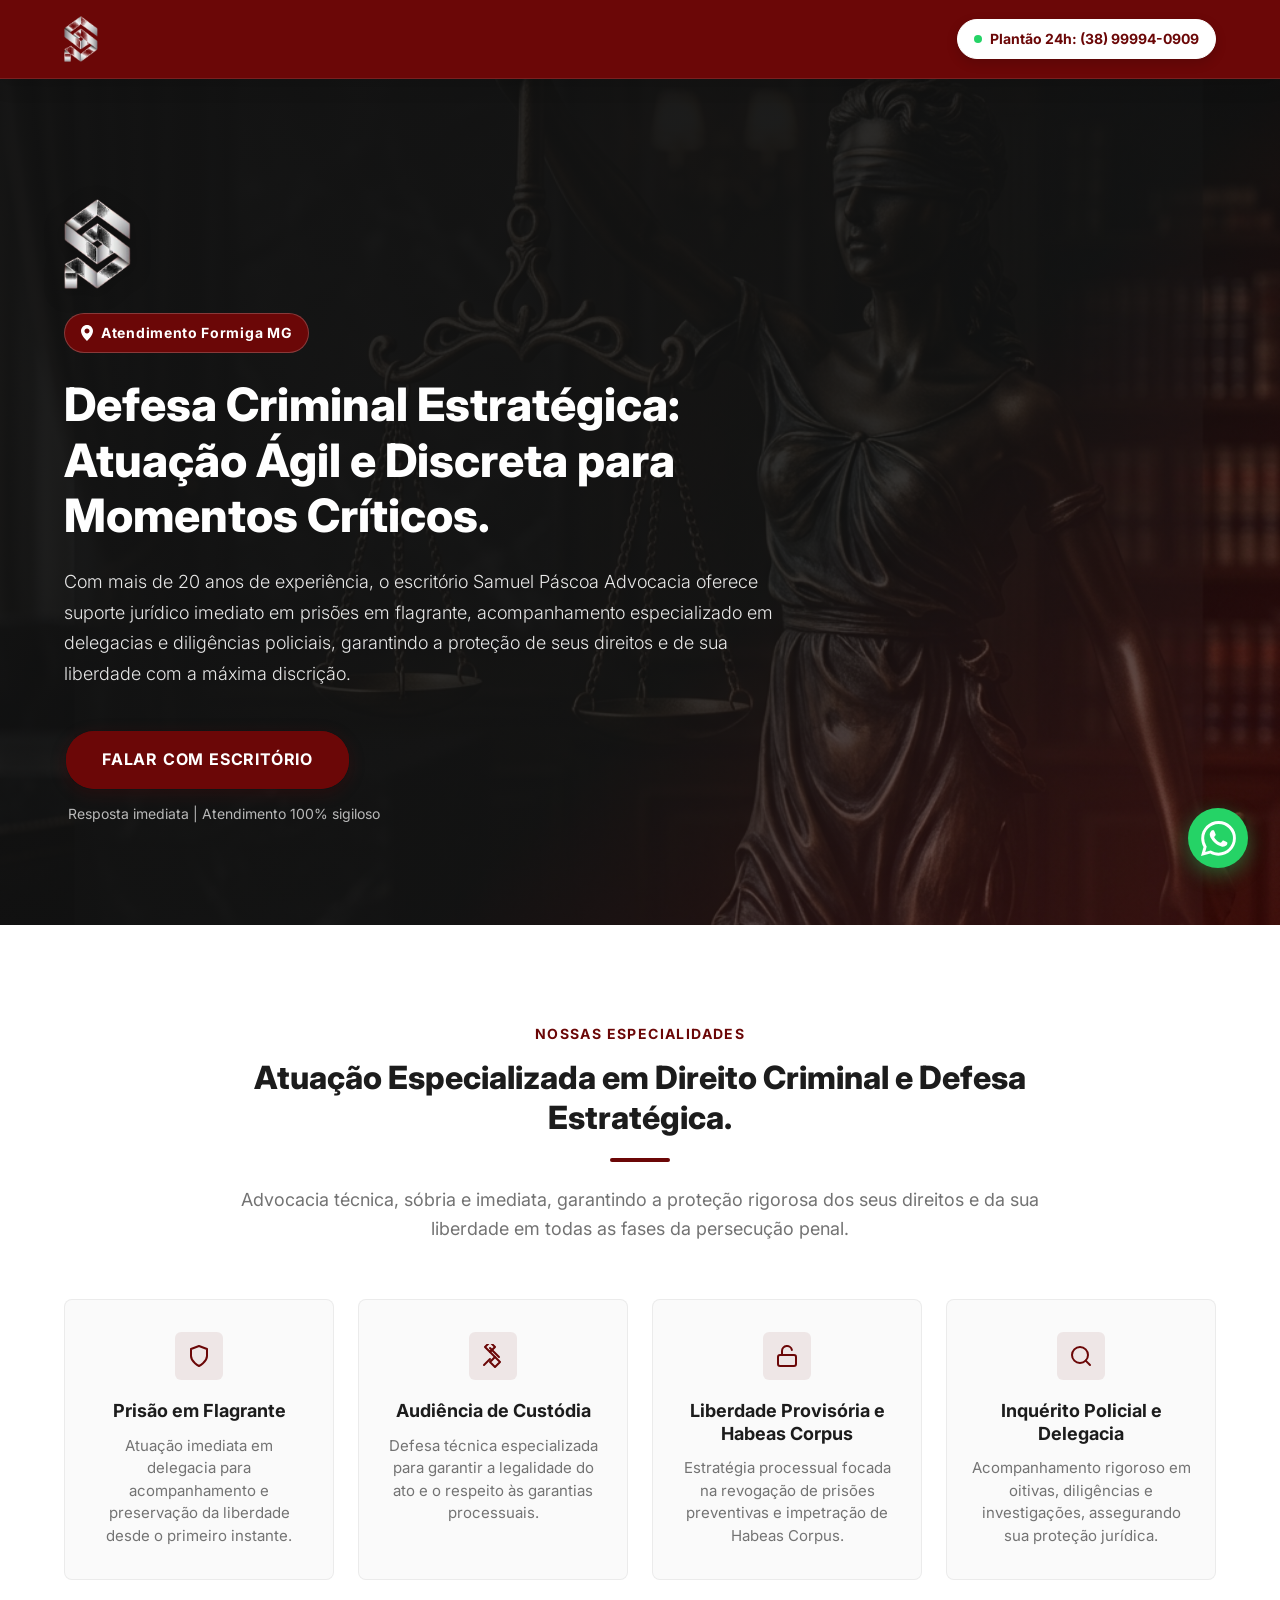
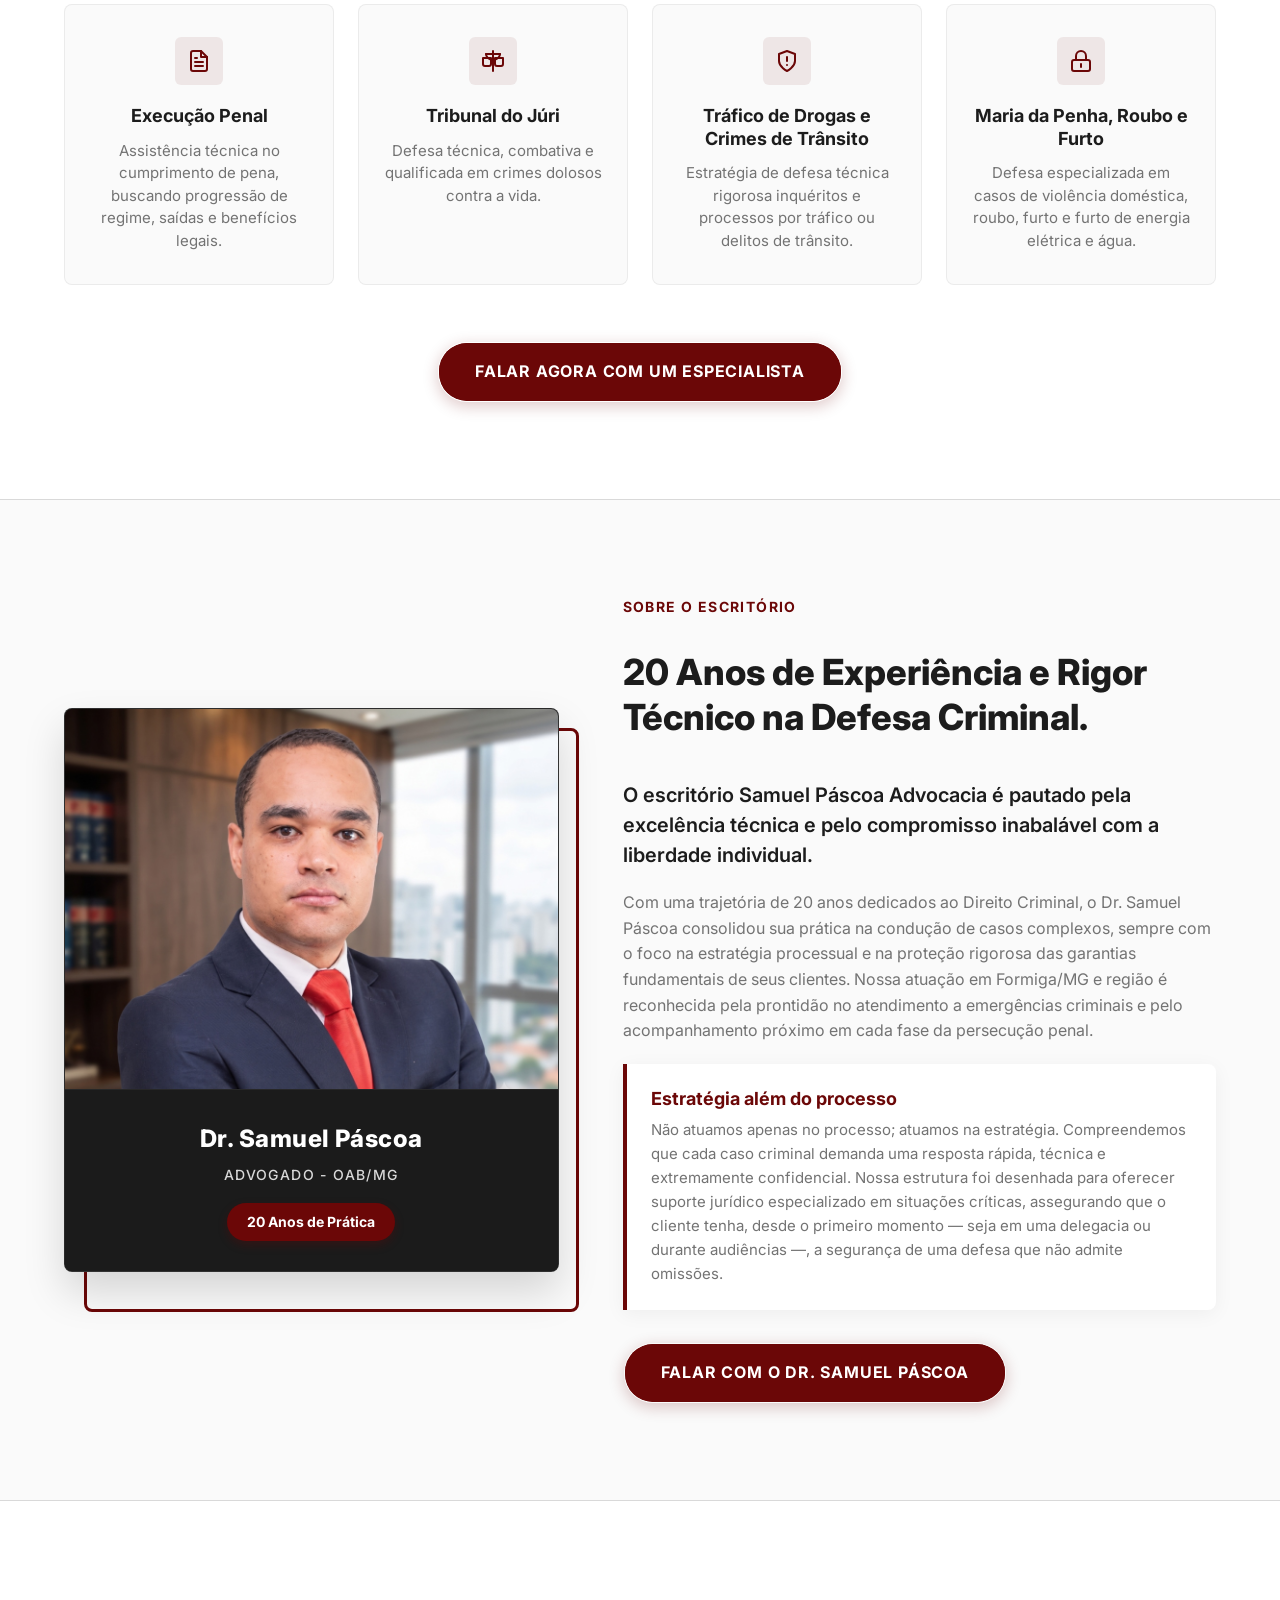
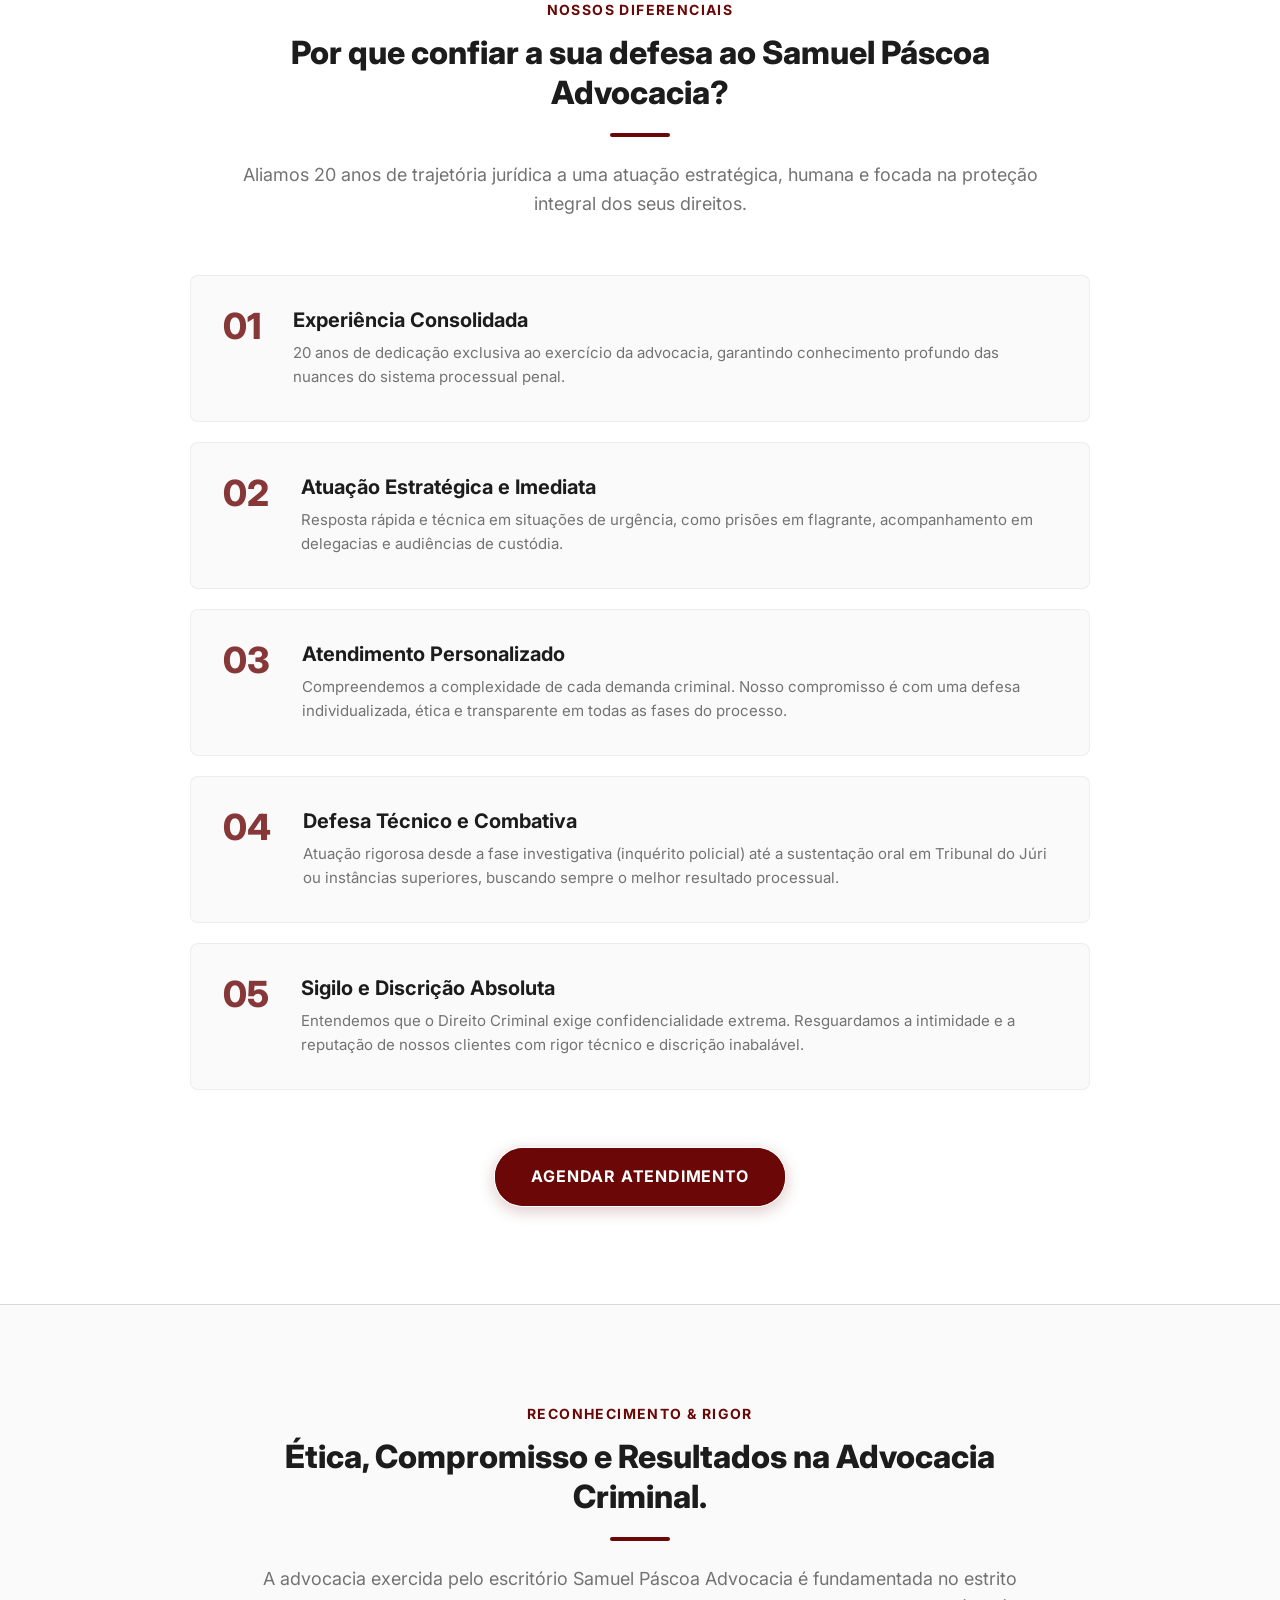
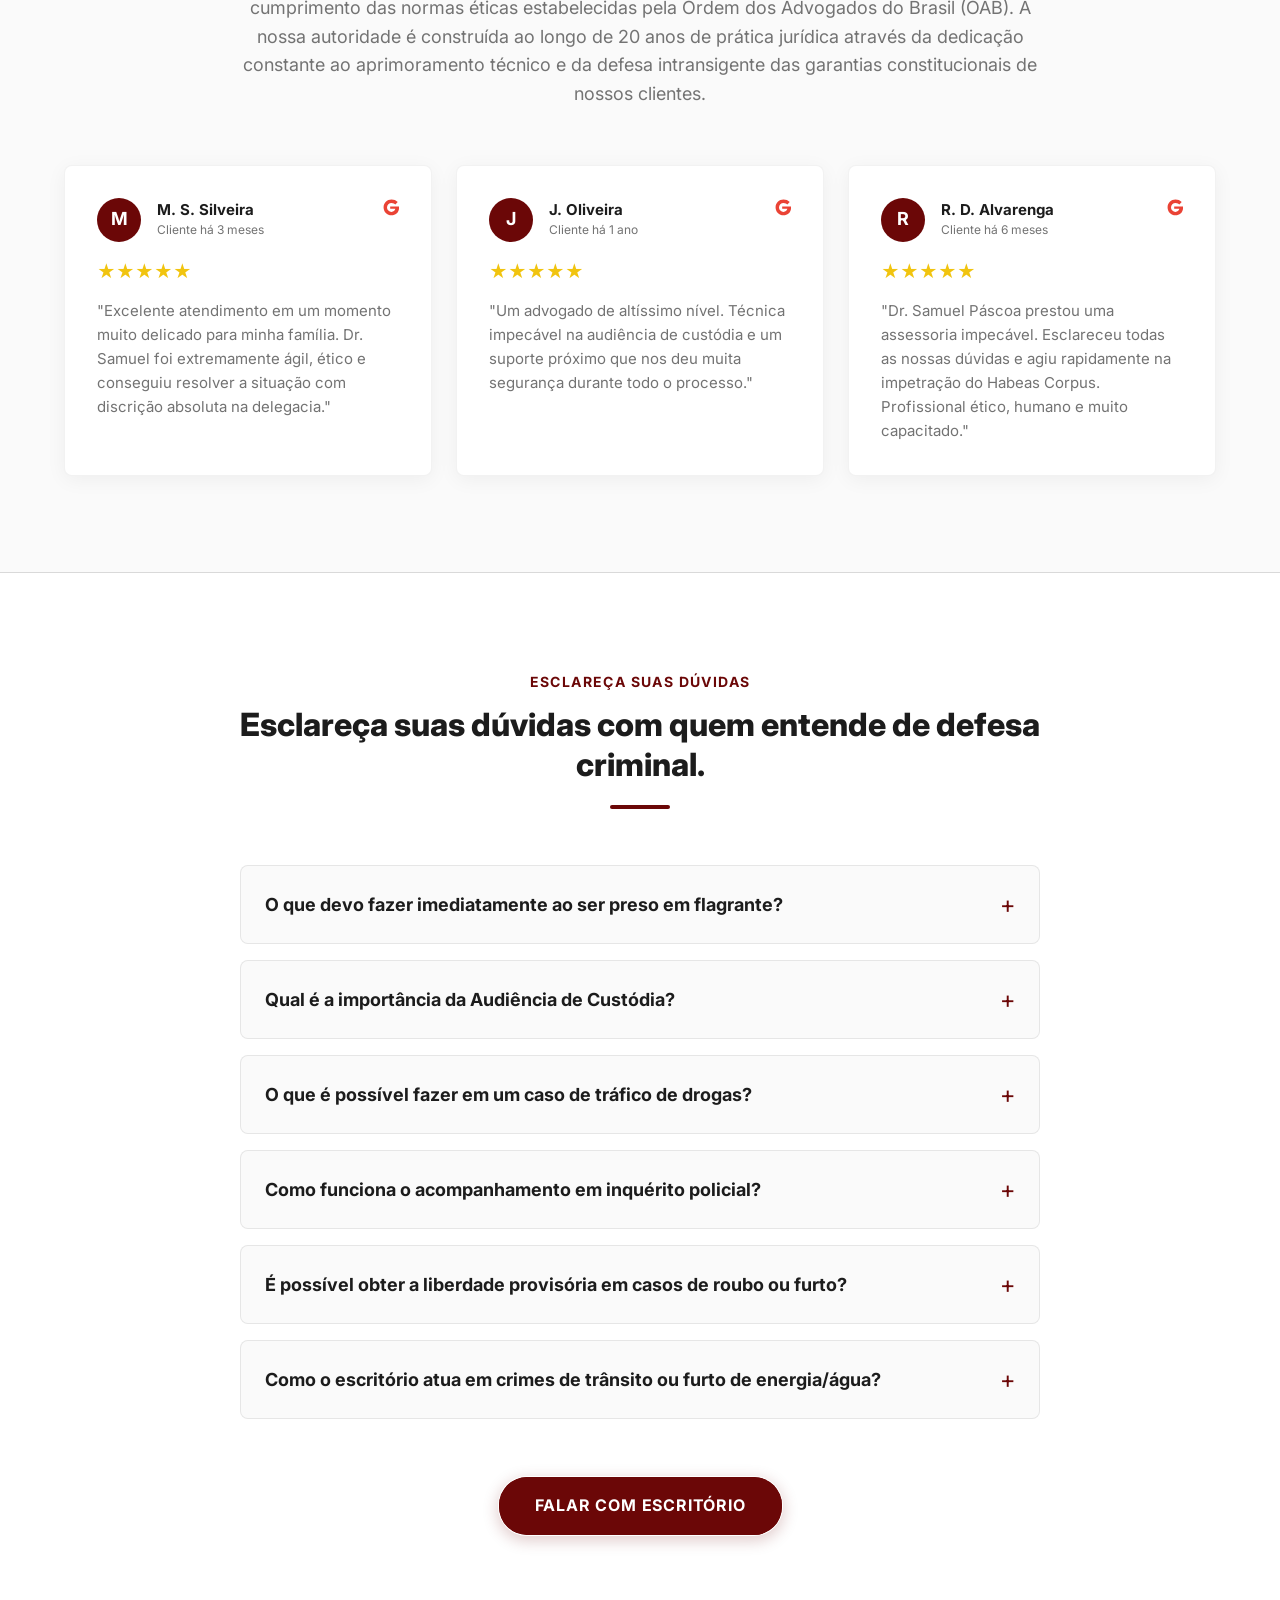
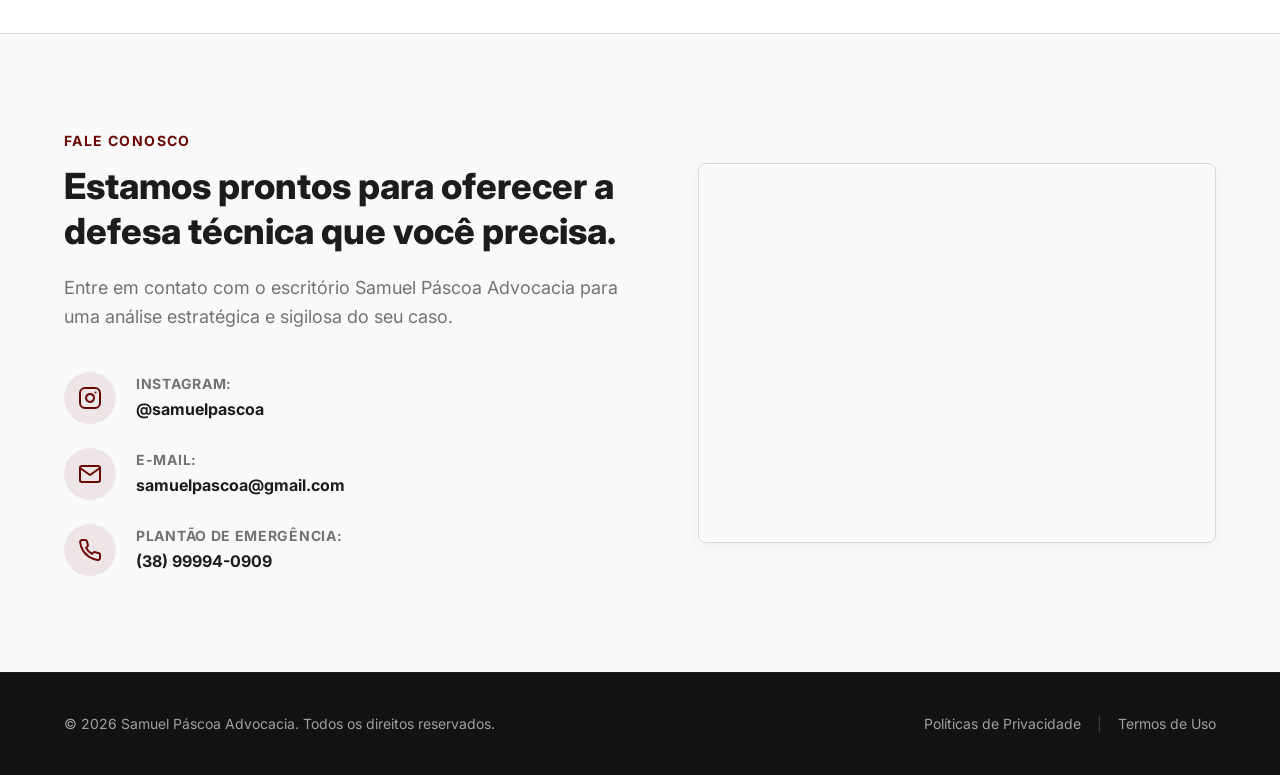
<file: index.html>
<!DOCTYPE html>
<html lang="pt-BR">
<head>
    <meta charset="UTF-8">
    <meta name="viewport" content="width=device-width, initial-scale=1.0">
    <meta name="description" content="Defesa Criminal Estratégica em Formiga/MG e região. Atuação ágil, técnica e discreta 24h para prisões em flagrante, audiência de custódia e delegacia.">
    <title>Samuel Páscoa Advocacia | Defesa Criminal Estratégica em Formiga/MG</title>
    
    <!-- Google Fonts - Inter -->
    <link rel="preconnect" href="https://fonts.googleapis.com">
    <link rel="preconnect" href="https://fonts.gstatic.com" crossorigin>
    <link href="https://fonts.googleapis.com/css2?family=Inter:wght@300;400;500;600;700;800&display=swap" rel="stylesheet">
    
    <!-- Favicon -->
    <link rel="icon" type="image/x-icon" href="favicon.ico">
    
    <!-- CSS Stylesheet -->
    <link rel="stylesheet" href="style.css">
</head>
<body>

    <!-- CABEÇALHO / HEADER -->
    <header class="main-header">
        <div class="container header-container">
            <a href="#home" class="logo">
                <img src="logo.png" alt="Samuel Páscoa Advocacia" class="logo-img">
            </a>
            <div class="header-badge">
                <span class="pulse-dot"></span> Plantão 24h: (38) 99994-0909
            </div>
        </div>
    </header>

    <!-- DOBRA 1 — HERO -->
    <section class="hero-section" id="home">
        <div class="hero-overlay"></div>
        <div class="container hero-container">
            <div class="hero-content">
                <div class="hero-logo">
                    <img src="logo.png" alt="Samuel Páscoa Advocacia" class="hero-logo-img">
                </div>
                <div class="location-badge">
                    <svg width="12" height="16" viewBox="0 0 12 16" fill="none" xmlns="http://www.w3.org/2000/svg">
                        <path d="M6 0C2.68629 0 0 2.68629 0 6C0 10.5 6 16 6 16C6 16 12 10.5 12 6C12 2.68629 9.31371 0 6 0ZM6 8.5C4.61929 8.5 3.5 7.38071 3.5 6C3.5 4.61929 4.61929 3.5 6 3.5C7.38071 3.5 8.5 4.61929 8.5 6C8.5 7.38071 7.38071 8.5 6 8.5Z" fill="currentColor"/>
                    </svg>
                    <span>Atendimento Formiga MG</span>
                </div>
                
                <h1 class="hero-title">Defesa Criminal Estratégica: Atuação Ágil e Discreta para Momentos Críticos.</h1>
                
                <p class="hero-description">
                    Com mais de 20 anos de experiência, o escritório Samuel Páscoa Advocacia oferece suporte jurídico imediato em prisões em flagrante, acompanhamento especializado em delegacias e diligências policiais, garantindo a proteção de seus direitos e de sua liberdade com a máxima discrição.
                </p>
                
                <div class="hero-cta-wrapper">
                    <a href="https://api.whatsapp.com/send?phone=5538999940909&text=Ol%C3%A1,%20vim%20pelo%20Google%20e%20gostaria%20de%20falar%20com%20um%20especialista%20em%20Direito%20Criminal" class="btn btn-primary shiner" target="_blank" rel="noopener">
                        Falar com Escritório
                    </a>
                    <span class="cta-subtext">Resposta imediata | Atendimento 100% sigiloso</span>
                </div>
            </div>
        </div>
    </section>

    <!-- DOBRA 2 — SERVIÇOS -->
    <section class="services-section" id="servicos">
        <div class="container">
            <div class="section-header">
                <span class="section-tagline">Nossas Especialidades</span>
                <h2 class="section-title">Atuação Especializada em Direito Criminal e Defesa Estratégica.</h2>
                <div class="section-divider"></div>
                <p class="section-subtitle">
                    Advocacia técnica, sóbria e imediata, garantindo a proteção rigorosa dos seus direitos e da sua liberdade em todas as fases da persecução penal.
                </p>
            </div>
            
            <div class="services-grid">
                <!-- Card 1 -->
                <div class="service-card">
                    <div class="service-icon-wrapper">
                        <!-- Icon: Prisão em Flagrante (Algemas/Escudo) -->
                        <svg width="24" height="24" viewBox="0 0 24 24" fill="none" stroke="currentColor" stroke-width="2" stroke-linecap="round" stroke-linejoin="round"><path d="M12 22s8-4 8-10V5l-8-3-8 3v7c0 6 8 10 8 10z"/></svg>
                    </div>
                    <h3 class="service-card-title">Prisão em Flagrante</h3>
                    <p class="service-card-text">Atuação imediata em delegacia para acompanhamento e preservação da liberdade desde o primeiro instante.</p>
                </div>
                
                <!-- Card 2 -->
                <div class="service-card">
                    <div class="service-icon-wrapper">
                        <!-- Icon: Audiência de Custódia (Martelo/Gavel) -->
                        <svg width="24" height="24" viewBox="0 0 24 24" fill="none" stroke="currentColor" stroke-width="2" stroke-linecap="round" stroke-linejoin="round"><path d="m14 13-5 5 5 5 5-5-5-5Z"/><path d="m9 8 5-5-5-5-5 5 5 5Z"/><path d="m14 13-5-5"/><path d="m18 13-9-9"/><path d="m3 21 6-6"/></svg>
                    </div>
                    <h3 class="service-card-title">Audiência de Custódia</h3>
                    <p class="service-card-text">Defesa técnica especializada para garantir a legalidade do ato e o respeito às garantias processuais.</p>
                </div>
                
                <!-- Card 3 -->
                <div class="service-card">
                    <div class="service-icon-wrapper">
                        <!-- Icon: Liberdade Provisória (Chave/Cadeado aberto) -->
                        <svg width="24" height="24" viewBox="0 0 24 24" fill="none" stroke="currentColor" stroke-width="2" stroke-linecap="round" stroke-linejoin="round"><rect x="3" y="11" width="18" height="11" rx="2" ry="2"/><path d="M7 11V7a5 5 0 0 1 9.9-1"/></svg>
                    </div>
                    <h3 class="service-card-title">Liberdade Provisória e Habeas Corpus</h3>
                    <p class="service-card-text">Estratégia processual focada na revogação de prisões preventivas e impetração de Habeas Corpus.</p>
                </div>
                
                <!-- Card 4 -->
                <div class="service-card">
                    <div class="service-icon-wrapper">
                        <!-- Icon: Inquérito e Delegacia (Lupa/Investigação) -->
                        <svg width="24" height="24" viewBox="0 0 24 24" fill="none" stroke="currentColor" stroke-width="2" stroke-linecap="round" stroke-linejoin="round"><circle cx="11" cy="11" r="8"/><line x1="21" y1="21" x2="16.65" y2="16.65"/></svg>
                    </div>
                    <h3 class="service-card-title">Inquérito Policial e Delegacia</h3>
                    <p class="service-card-text">Acompanhamento rigoroso em oitivas, diligências e investigações, assegurando sua proteção jurídica.</p>
                </div>
                
                <!-- Card 5 -->
                <div class="service-card">
                    <div class="service-icon-wrapper">
                        <!-- Icon: Execução Penal (Documento/Lei) -->
                        <svg width="24" height="24" viewBox="0 0 24 24" fill="none" stroke="currentColor" stroke-width="2" stroke-linecap="round" stroke-linejoin="round"><path d="M14 2H6a2 2 0 0 0-2 2v16a2 2 0 0 0 2 2h12a2 2 0 0 0 2-2V8z"/><polyline points="14 2 14 8 20 8"/><line x1="16" y1="13" x2="8" y2="13"/><line x1="16" y1="17" x2="8" y2="17"/><polyline points="10 9 9 9 8 9"/></svg>
                    </div>
                    <h3 class="service-card-title">Execução Penal</h3>
                    <p class="service-card-text">Assistência técnica no cumprimento de pena, buscando progressão de regime, saídas e benefícios legais.</p>
                </div>
                
                <!-- Card 6 -->
                <div class="service-card">
                    <div class="service-icon-wrapper">
                        <!-- Icon: Tribunal do Júri (Balança) -->
                        <svg width="24" height="24" viewBox="0 0 24 24" fill="none" stroke="currentColor" stroke-width="2" stroke-linecap="round" stroke-linejoin="round"><line x1="12" y1="2" x2="12" y2="22"/><line x1="5" y1="5" x2="19" y2="5"/><path d="M5 5c0 3 3 5 6 6M19 5c0 3-3 5-6 6"/><path d="M4 17h4c1 0 2-1 2-2V9H2v6c0 1 1 2 2 2zM14 15v-6h8v6c0 1-1 2-2 2h-4c-1 0-2-1-2-2z"/></svg>
                    </div>
                    <h3 class="service-card-title">Tribunal do Júri</h3>
                    <p class="service-card-text">Defesa técnica, combativa e qualificada em crimes dolosos contra a vida.</p>
                </div>
                
                <!-- Card 7 -->
                <div class="service-card">
                    <div class="service-icon-wrapper">
                        <!-- Icon: Tráfico de Drogas e Trânsito (Escudo com Alerta) -->
                        <svg width="24" height="24" viewBox="0 0 24 24" fill="none" stroke="currentColor" stroke-width="2" stroke-linecap="round" stroke-linejoin="round"><path d="M12 22s8-4 8-10V5l-8-3-8 3v7c0 6 8 10 8 10z"/><line x1="12" y1="8" x2="12" y2="12"/><line x1="12" y1="16" x2="12.01" y2="16"/></svg>
                    </div>
                    <h3 class="service-card-title">Tráfico de Drogas e Crimes de Trânsito</h3>
                    <p class="service-card-text">Estratégia de defesa técnica rigorosa inquéritos e processos por tráfico ou delitos de trânsito.</p>
                </div>
                
                <!-- Card 8 -->
                <div class="service-card">
                    <div class="service-icon-wrapper">
                        <!-- Icon: Maria da Penha, Roubo e Furto (Mãos/Escudo quebrado) -->
                        <svg width="24" height="24" viewBox="0 0 24 24" fill="none" stroke="currentColor" stroke-width="2" stroke-linecap="round" stroke-linejoin="round"><rect x="3" y="11" width="18" height="11" rx="2" ry="2"/><path d="M7 11V7a5 5 0 0 1 10 0v4"/><path d="M12 15v3"/></svg>
                    </div>
                    <h3 class="service-card-title">Maria da Penha, Roubo e Furto</h3>
                    <p class="service-card-text">Defesa especializada em casos de violência doméstica, roubo, furto e furto de energia elétrica e água.</p>
                </div>
            </div>
            
            <div class="services-cta">
                <a href="https://api.whatsapp.com/send?phone=5538999940909&text=Ol%C3%A1,%20vim%20pelo%20Google%20e%20gostaria%20de%20falar%20com%20um%20especialista%20em%20Direito%20Criminal" class="btn btn-primary shiner" target="_blank" rel="noopener">
                    Falar agora com um Especialista
                </a>
            </div>
        </div>
    </section>

    <!-- DOBRA 3 — SOBRE O ESCRITÓRIO -->
    <section class="about-section" id="sobre">
        <div class="container about-container">
            <div class="about-image-wrapper">
                <div class="about-decor-border"></div>
                <div class="about-lawyer-card">
                    <div class="about-lawyer-img-wrapper">
                        <img src="advogado.jpg" alt="Dr. Samuel Páscoa" class="about-lawyer-img">
                    </div>
                    <div class="about-lawyer-info">
                        <span class="lawyer-name">Dr. Samuel Páscoa</span>
                        <span class="lawyer-title">Advogado - OAB/MG</span>
                        <div class="lawyer-badge-year">20 Anos de Prática</div>
                    </div>
                </div>
            </div>
            <div class="about-content">
                <span class="section-tagline align-left">Sobre o Escritório</span>
                <h2 class="section-title align-left">20 Anos de Experiência e Rigor Técnico na Defesa Criminal.</h2>
                
                <p class="about-text-lead">
                    O escritório Samuel Páscoa Advocacia é pautado pela excelência técnica e pelo compromisso inabalável com a liberdade individual.
                </p>
                
                <p class="about-text">
                    Com uma trajetória de 20 anos dedicados ao Direito Criminal, o Dr. Samuel Páscoa consolidou sua prática na condução de casos complexos, sempre com o foco na estratégia processual e na proteção rigorosa das garantias fundamentais de seus clientes. Nossa atuação em Formiga/MG e região é reconhecida pela prontidão no atendimento a emergências criminais e pelo acompanhamento próximo em cada fase da persecução penal.
                </p>
                
                <div class="about-highlight-box">
                    <h4>Estratégia além do processo</h4>
                    <p>Não atuamos apenas no processo; atuamos na estratégia. Compreendemos que cada caso criminal demanda uma resposta rápida, técnica e extremamente confidencial. Nossa estrutura foi desenhada para oferecer suporte jurídico especializado em situações críticas, assegurando que o cliente tenha, desde o primeiro momento — seja em uma delegacia ou durante audiências —, a segurança de uma defesa que não admite omissões.</p>
                </div>
                
                <div class="about-cta-wrapper">
                    <a href="https://api.whatsapp.com/send?phone=5538999940909&text=Ol%C3%A1,%20vim%20pelo%20Google%20e%20gostaria%20de%20falar%20com%20um%20especialista%20em%20Direito%20Criminal" class="btn btn-primary shiner" target="_blank" rel="noopener">
                        Falar com o Dr. Samuel Páscoa
                    </a>
                </div>
            </div>
        </div>
    </section>

    <!-- DOBRA 4 — DIFERENCIAIS -->
    <section class="diferenciais-section" id="diferenciais">
        <div class="container">
            <div class="section-header">
                <span class="section-tagline">Nossos Diferenciais</span>
                <h2 class="section-title">Por que confiar a sua defesa ao Samuel Páscoa Advocacia?</h2>
                <div class="section-divider"></div>
                <p class="section-subtitle">
                    Aliamos 20 anos de trajetória jurídica a uma atuação estratégica, humana e focada na proteção integral dos seus direitos.
                </p>
            </div>
            
            <div class="diferenciais-list">
                <!-- Diferencial 1 -->
                <div class="diferencial-item">
                    <div class="dif-num">01</div>
                    <div class="dif-content">
                        <h3>Experiência Consolidada</h3>
                        <p>20 anos de dedicação exclusiva ao exercício da advocacia, garantindo conhecimento profundo das nuances do sistema processual penal.</p>
                    </div>
                </div>
                
                <!-- Diferencial 2 -->
                <div class="diferencial-item">
                    <div class="dif-num">02</div>
                    <div class="dif-content">
                        <h3>Atuação Estratégica e Imediata</h3>
                        <p>Resposta rápida e técnica em situações de urgência, como prisões em flagrante, acompanhamento em delegacias e audiências de custódia.</p>
                    </div>
                </div>
                
                <!-- Diferencial 3 -->
                <div class="diferencial-item">
                    <div class="dif-num">03</div>
                    <div class="dif-content">
                        <h3>Atendimento Personalizado</h3>
                        <p>Compreendemos a complexidade de cada demanda criminal. Nosso compromisso é com uma defesa individualizada, ética e transparente em todas as fases do processo.</p>
                    </div>
                </div>
                
                <!-- Diferencial 4 -->
                <div class="diferencial-item">
                    <div class="dif-num">04</div>
                    <div class="dif-content">
                        <h3>Defesa Técnico e Combativa</h3>
                        <p>Atuação rigorosa desde a fase investigativa (inquérito policial) até a sustentação oral em Tribunal do Júri ou instâncias superiores, buscando sempre o melhor resultado processual.</p>
                    </div>
                </div>
                
                <!-- Diferencial 5 -->
                <div class="diferencial-item">
                    <div class="dif-num">05</div>
                    <div class="dif-content">
                        <h3>Sigilo e Discrição Absoluta</h3>
                        <p>Entendemos que o Direito Criminal exige confidencialidade extrema. Resguardamos a intimidade e a reputação de nossos clientes com rigor técnico e discrição inabalável.</p>
                    </div>
                </div>
            </div>
            
            <div class="diferenciais-cta">
                <a href="https://api.whatsapp.com/send?phone=5538999940909&text=Ol%C3%A1,%20vim%20pelo%20Google%20e%20gostaria%20de%20falar%20com%20um%20especialista%20em%20Direito%20Criminal" class="btn btn-primary shiner" target="_blank" rel="noopener">
                    Agendar Atendimento
                </a>
            </div>
        </div>
    </section>

    <!-- DOBRA 5 — PROVA SOCIAL -->
    <section class="social-proof-section" id="depoimentos">
        <div class="container">
            <div class="section-header">
                <span class="section-tagline">Reconhecimento & Rigor</span>
                <h2 class="section-title">Ética, Compromisso e Resultados na Advocacia Criminal.</h2>
                <div class="section-divider"></div>
                <p class="section-subtitle">
                    A advocacia exercida pelo escritório Samuel Páscoa Advocacia é fundamentada no estrito cumprimento das normas éticas estabelecidas pela Ordem dos Advogados do Brasil (OAB). A nossa autoridade é construída ao longo de 20 anos de prática jurídica através da dedicação constante ao aprimoramento técnico e da defesa intransigente das garantias constitucionais de nossos clientes.
                </p>
            </div>
            
            <!-- Google Reviews Simulated Section -->
            <div class="reviews-grid">
                <!-- Review 1 -->
                <div class="review-card">
                    <div class="review-header">
                        <div class="review-avatar">M</div>
                        <div class="review-info">
                            <h4 class="review-author">M. S. Silveira</h4>
                            <span class="review-date">Cliente há 3 meses</span>
                        </div>
                        <div class="google-icon-wrapper">
                            <svg width="18" height="18" viewBox="0 0 24 24"><path fill="#EA4335" d="M12.24 10.285V14.4h6.887c-.648 2.41-2.519 4.114-5.136 4.114A5.99 5.99 0 0 1 8 12.527a5.99 5.99 0 0 1 5.99-5.99c2.519 0 4.181 1.09 5.097 1.97l3.243-3.243C20.088 3.1 17.272 2 13.99 2 8.15 2 3.429 6.721 3.429 12.564s4.72 10.564 10.56 10.564c6.12 0 10.158-4.301 10.158-10.33 0-.61-.055-1.18-.16-1.513H12.24Z"/></svg>
                        </div>
                    </div>
                    <div class="review-stars">★★★★★</div>
                    <p class="review-text">"Excelente atendimento em um momento muito delicado para minha família. Dr. Samuel foi extremamente ágil, ético e conseguiu resolver a situação com discrição absoluta na delegacia."</p>
                </div>
                
                <!-- Review 2 -->
                <div class="review-card">
                    <div class="review-header">
                        <div class="review-avatar">J</div>
                        <div class="review-info">
                            <h4 class="review-author">J. Oliveira</h4>
                            <span class="review-date">Cliente há 1 ano</span>
                        </div>
                        <div class="google-icon-wrapper">
                            <svg width="18" height="18" viewBox="0 0 24 24"><path fill="#EA4335" d="M12.24 10.285V14.4h6.887c-.648 2.41-2.519 4.114-5.136 4.114A5.99 5.99 0 0 1 8 12.527a5.99 5.99 0 0 1 5.99-5.99c2.519 0 4.181 1.09 5.097 1.97l3.243-3.243C20.088 3.1 17.272 2 13.99 2 8.15 2 3.429 6.721 3.429 12.564s4.72 10.564 10.56 10.564c6.12 0 10.158-4.301 10.158-10.33 0-.61-.055-1.18-.16-1.513H12.24Z"/></svg>
                        </div>
                    </div>
                    <div class="review-stars">★★★★★</div>
                    <p class="review-text">"Um advogado de altíssimo nível. Técnica impecável na audiência de custódia e um suporte próximo que nos deu muita segurança durante todo o processo."</p>
                </div>
                
                <!-- Review 3 -->
                <div class="review-card">
                    <div class="review-header">
                        <div class="review-avatar">R</div>
                        <div class="review-info">
                            <h4 class="review-author">R. D. Alvarenga</h4>
                            <span class="review-date">Cliente há 6 meses</span>
                        </div>
                        <div class="google-icon-wrapper">
                            <svg width="18" height="18" viewBox="0 0 24 24"><path fill="#EA4335" d="M12.24 10.285V14.4h6.887c-.648 2.41-2.519 4.114-5.136 4.114A5.99 5.99 0 0 1 8 12.527a5.99 5.99 0 0 1 5.99-5.99c2.519 0 4.181 1.09 5.097 1.97l3.243-3.243C20.088 3.1 17.272 2 13.99 2 8.15 2 3.429 6.721 3.429 12.564s4.72 10.564 10.56 10.564c6.12 0 10.158-4.301 10.158-10.33 0-.61-.055-1.18-.16-1.513H12.24Z"/></svg>
                        </div>
                    </div>
                    <div class="review-stars">★★★★★</div>
                    <p class="review-text">"Dr. Samuel Páscoa prestou uma assessoria impecável. Esclareceu todas as nossas dúvidas e agiu rapidamente na impetração do Habeas Corpus. Profissional ético, humano e muito capacitado."</p>
                </div>
            </div>
        </div>
    </section>

    <!-- DOBRA 6 — FAQ (PERGUNTAS FREQUENTES) -->
    <section class="faq-section" id="faq">
        <div class="container">
            <div class="section-header">
                <span class="section-tagline">Esclareça suas Dúvidas</span>
                <h2 class="section-title">Esclareça suas dúvidas com quem entende de defesa criminal.</h2>
                <div class="section-divider"></div>
            </div>
            
            <div class="faq-accordion">
                <!-- FAQ Item 1 -->
                <div class="faq-item">
                    <button class="faq-question">
                        <span>O que devo fazer imediatamente ao ser preso em flagrante?</span>
                        <span class="faq-icon">+</span>
                    </button>
                    <div class="faq-answer">
                        <p>O mais importante é manter a calma e solicitar a presença imediata de um advogado de sua confiança. Você tem o direito constitucional de permanecer em silêncio até a chegada de sua defesa técnica, que garantirá que todos os procedimentos legais sejam respeitados.</p>
                    </div>
                </div>
                
                <!-- FAQ Item 2 -->
                <div class="faq-item">
                    <button class="faq-question">
                        <span>Qual é a importância da Audiência de Custódia?</span>
                        <span class="faq-icon">+</span>
                    </button>
                    <div class="faq-answer">
                        <p>É o momento onde um juiz avaliará a legalidade da prisão e a necessidade de manutenção da custódia. Ter uma defesa técnica presente é fundamental para pleitear a liberdade provisória ou a aplicação de medidas cautelares diversas da prisão.</p>
                    </div>
                </div>
                
                <!-- FAQ Item 3 -->
                <div class="faq-item">
                    <button class="faq-question">
                        <span>O que é possível fazer em um caso de tráfico de drogas?</span>
                        <span class="faq-icon">+</span>
                    </button>
                    <div class="faq-answer">
                        <p>A defesa deve ser estratégica, analisando desde a validade da abordagem policial até a análise da prova material e autoria. Buscamos sempre a aplicação correta da lei, questionando excessos e garantindo que o direito de defesa seja exercido integralmente.</p>
                    </div>
                </div>
                
                <!-- FAQ Item 4 -->
                <div class="faq-item">
                    <button class="faq-question">
                        <span>Como funciona o acompanhamento em inquérito policial?</span>
                        <span class="faq-icon">+</span>
                    </button>
                    <div class="faq-answer">
                        <p>Acompanhamos todas as diligências, oitivas e coletas de provas para assegurar que a investigação ocorra dentro dos limites da lei. Uma defesa ativa no inquérito é crucial para evitar denúncias infundadas ou minimizar danos à reputação.</p>
                    </div>
                </div>
                
                <!-- FAQ Item 5 -->
                <div class="faq-item">
                    <button class="faq-question">
                        <span>É possível obter a liberdade provisória em casos de roubo ou furto?</span>
                        <span class="faq-icon">+</span>
                    </button>
                    <div class="faq-answer">
                        <p>Sim. Após a análise detalhada dos fatos e da fundamentação da prisão, nossa equipe atua tecnicamente para demonstrar a ausência dos requisitos autorizadores da prisão preventiva, buscando o restabelecimento da liberdade do cliente.</p>
                    </div>
                </div>
                
                <!-- FAQ Item 6 -->
                <div class="faq-item">
                    <button class="faq-question">
                        <span>Como o escritório atua em crimes de trânsito ou furto de energia/água?</span>
                        <span class="faq-icon">+</span>
                    </button>
                    <div class="faq-answer">
                        <p>Trabalhamos com o rigor técnico necessário para analisar os elementos de prova específicos desses tipos penais, buscando teses de defesa que visem a exclusão da ilicitude, a mitigação da pena ou a aplicação de institutos despenalizadores conforme o caso.</p>
                    </div>
                </div>
            </div>
            
            <div class="faq-cta">
                <a href="https://api.whatsapp.com/send?phone=5538999940909&text=Ol%C3%A1,%20vim%20pelo%20Google%20e%20gostaria%20de%20falar%20com%20um%20especialista%20em%20Direito%20Criminal" class="btn btn-primary shiner" target="_blank" rel="noopener">
                    Falar com Escritório
                </a>
            </div>
        </div>
    </section>

    <!-- DOBRA 7 — CONTATO E LOCALIZAÇÃO (RODAPÉ) -->
    <section class="contact-section" id="contato">
        <div class="container contact-container">
            <div class="contact-info">
                <span class="section-tagline align-left">Fale Conosco</span>
                <h2 class="section-title align-left">Estamos prontos para oferecer a defesa técnica que você precisa.</h2>
                <p class="contact-subtitle">
                    Entre em contato com o escritório Samuel Páscoa Advocacia para uma análise estratégica e sigilosa do seu caso.
                </p>
                
                <div class="contact-details">
                    <!-- Instagram -->
                    <div class="contact-detail-item">
                        <div class="contact-icon">
                            <svg width="24" height="24" viewBox="0 0 24 24" fill="none" stroke="currentColor" stroke-width="2" stroke-linecap="round" stroke-linejoin="round"><rect x="2" y="2" width="20" height="20" rx="5" ry="5"/><path d="M16 11.37A4 4 0 1 1 12.63 8 4 4 0 0 1 16 11.37z"/><line x1="17.5" y1="6.5" x2="17.51" y2="6.5"/></svg>
                        </div>
                        <div class="contact-text">
                            <strong>Instagram:</strong>
                            <a href="https://instagram.com/samuelpascoa" target="_blank" rel="noopener">@samuelpascoa</a>
                        </div>
                    </div>
                    
                    <!-- E-mail -->
                    <div class="contact-detail-item">
                        <div class="contact-icon">
                            <svg width="24" height="24" viewBox="0 0 24 24" fill="none" stroke="currentColor" stroke-width="2" stroke-linecap="round" stroke-linejoin="round"><path d="M4 4h16c1.1 0 2 .9 2 2v12c0 1.1-.9 2-2 2H4c-1.1 0-2-.9-2-2V6c0-1.1.9-2 2-2z"/><polyline points="22,6 12,13 2,6"/></svg>
                        </div>
                        <div class="contact-text">
                            <strong>E-mail:</strong>
                            <a href="mailto:samuelpascoa@gmail.com">samuelpascoa@gmail.com</a>
                        </div>
                    </div>

                    <!-- Telefone Plantão -->
                    <div class="contact-detail-item">
                        <div class="contact-icon">
                            <svg width="24" height="24" viewBox="0 0 24 24" fill="none" stroke="currentColor" stroke-width="2" stroke-linecap="round" stroke-linejoin="round"><path d="M22 16.92v3a2 2 0 0 1-2.18 2 19.79 19.79 0 0 1-8.63-3.07 19.5 19.5 0 0 1-6-6 19.79 19.79 0 0 1-3.07-8.67A2 2 0 0 1 4.11 2h3a2 2 0 0 1 2 1.72 12.84 12.84 0 0 0 .7 2.81 2 2 0 0 1-.45 2.11L8.09 9.91a16 16 0 0 0 6 6l1.27-1.27a2 2 0 0 1 2.11-.45 12.84 12.84 0 0 0 2.81.7A2 2 0 0 1 22 16.92z"/></svg>
                        </div>
                        <div class="contact-text">
                            <strong>Plantão de Emergência:</strong>
                            <a href="https://api.whatsapp.com/send?phone=5538999940909&text=Ol%C3%A1,%20vim%20pelo%20Google%20e%20gostaria%20de%20falar%20com%20um%20especialista%20em%20Direito%20Criminal">(38) 99994-0909</a>
                        </div>
                    </div>
                </div>
            </div>
            
            <div class="contact-map">
                <!-- Styled Custom Map Box Centered on Formiga MG -->
                <div class="map-placeholder">
                    <iframe 
                        src="https://www.google.com/maps/embed?pb=!1m18!1m12!1m3!1d119567.89387431718!2d-45.50058330752538!3d-20.46559381710928!2m3!1f0!2f0!3f0!3m2!1i1024!2i768!4f13.1!3m3!1m2!1s0x94b465d38c6426cf%3A0xe5a36371cb14c62c!2sFormiga%20-%20MG!5e0!3m2!1spt-BR!2sbr!4v1710000000000!5m2!1spt-BR!2sbr" 
                        width="100%" 
                        height="100%" 
                        style="border:0;" 
                        allowfullscreen="" 
                        loading="lazy" 
                        referrerpolicy="no-referrer-when-downgrade">
                    </iframe>
                </div>
            </div>
        </div>
    </section>

    <!-- FOOTER -->
    <footer class="main-footer">
        <div class="container footer-container">
            <p class="copyright">&copy; 2026 Samuel Páscoa Advocacia. Todos os direitos reservados.</p>
            <div class="footer-links">
                <a href="privacidade.html">Políticas de Privacidade</a>
                <span class="separator">|</span>
                <a href="privacidade.html">Termos de Uso</a>
            </div>
        </div>
    </footer>

    <!-- BOTÃO FLUTUANTE DO WHATSAPP -->
    <a href="https://api.whatsapp.com/send?phone=5538999940909&text=Ol%C3%A1,%20vim%20pelo%20Google%20e%20gostaria%20de%20falar%20com%20um%20especialista%20em%20Direito%20Criminal" class="whatsapp-floating" target="_blank" rel="noopener" aria-label="Falar com especialista pelo WhatsApp">
        <svg width="35" height="35" viewBox="0 0 24 24" fill="currentColor" xmlns="http://www.w3.org/2000/svg">
            <path d="M17.472 14.382c-.297-.149-1.758-.867-2.03-.967-.273-.099-.471-.148-.67.15-.197.297-.767.966-.94 1.164-.173.199-.347.223-.644.075-.297-.15-1.255-.463-2.39-1.475-.883-.788-1.48-1.761-1.653-2.059-.173-.297-.018-.458.13-.606.134-.133.298-.347.446-.52.149-.174.198-.298.298-.497.099-.198.05-.371-.025-.52-.075-.149-.669-1.612-.916-2.207-.242-.579-.487-.5-.669-.51-.173-.008-.371-.01-.57-.01-.198 0-.52.074-.792.372-.272.297-1.04 1.016-1.04 2.479 0 1.462 1.065 2.875 1.213 3.074.149.198 2.096 3.2 5.077 4.487.709.306 1.262.489 1.694.625.712.227 1.36.195 1.871.118.571-.085 1.758-.719 2.006-1.413.248-.694.248-1.289.173-1.413-.074-.124-.272-.198-.57-.347m-5.421 7.403h-.004a9.87 9.87 0 0 1-5.031-1.378l-.361-.214-3.741.982.998-3.648-.235-.374a9.86 9.86 0 0 1-1.51-5.26c.001-5.45 4.436-9.884 9.888-9.884 2.64 0 5.122 1.03 6.988 2.898a9.825 9.825 0 0 1 2.893 6.994c-.003 5.45-4.437 9.884-9.885 9.884m8.413-18.297A11.815 11.815 0 0 0 12.05 0C5.495 0 .16 5.335.157 11.892c0 2.096.547 4.142 1.588 5.945L0 24l6.335-1.662c1.746.953 3.71 1.458 5.705 1.459h.005c6.554 0 11.89-5.335 11.893-11.893a11.821 11.821 0 0 0-3.48-8.413Z"/>
        </svg>
    </a>

    <!-- JavaScript logic -->
    <script src="script.js"></script>
</body>
</html>
</file>
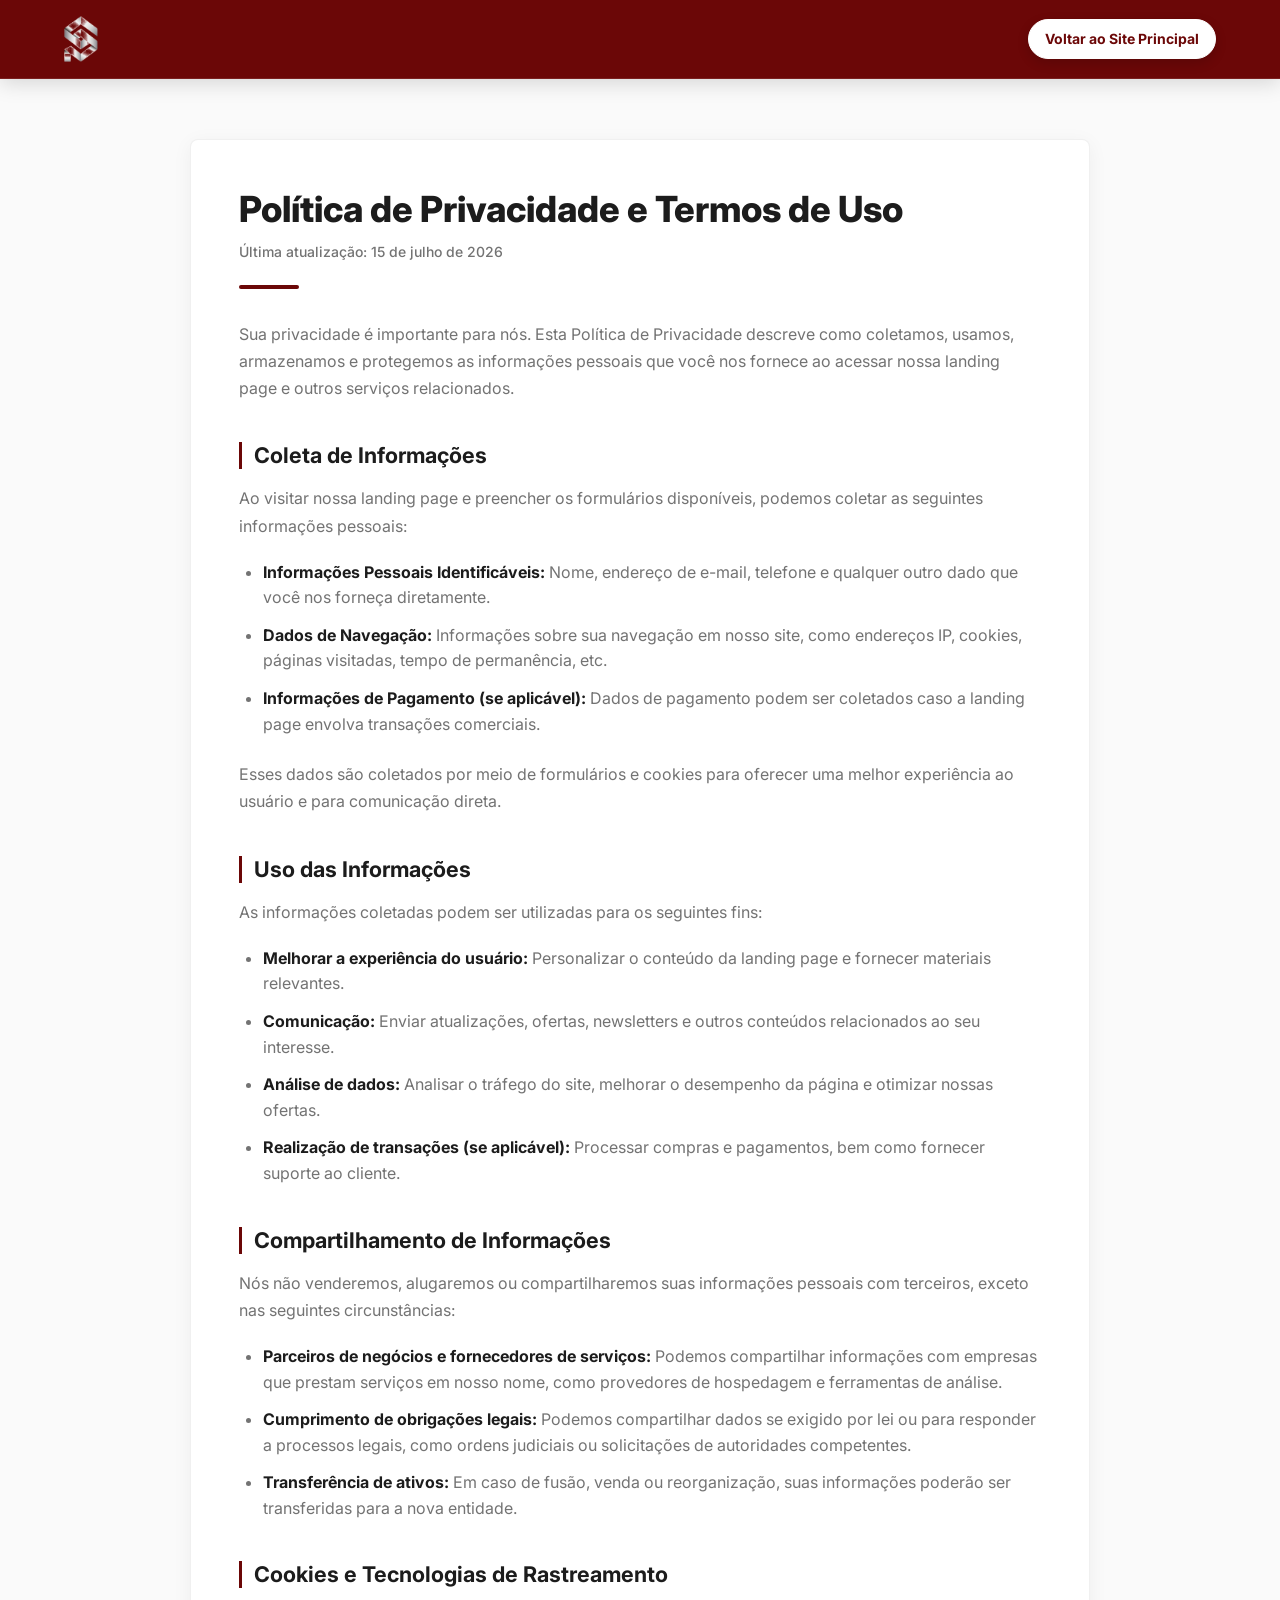
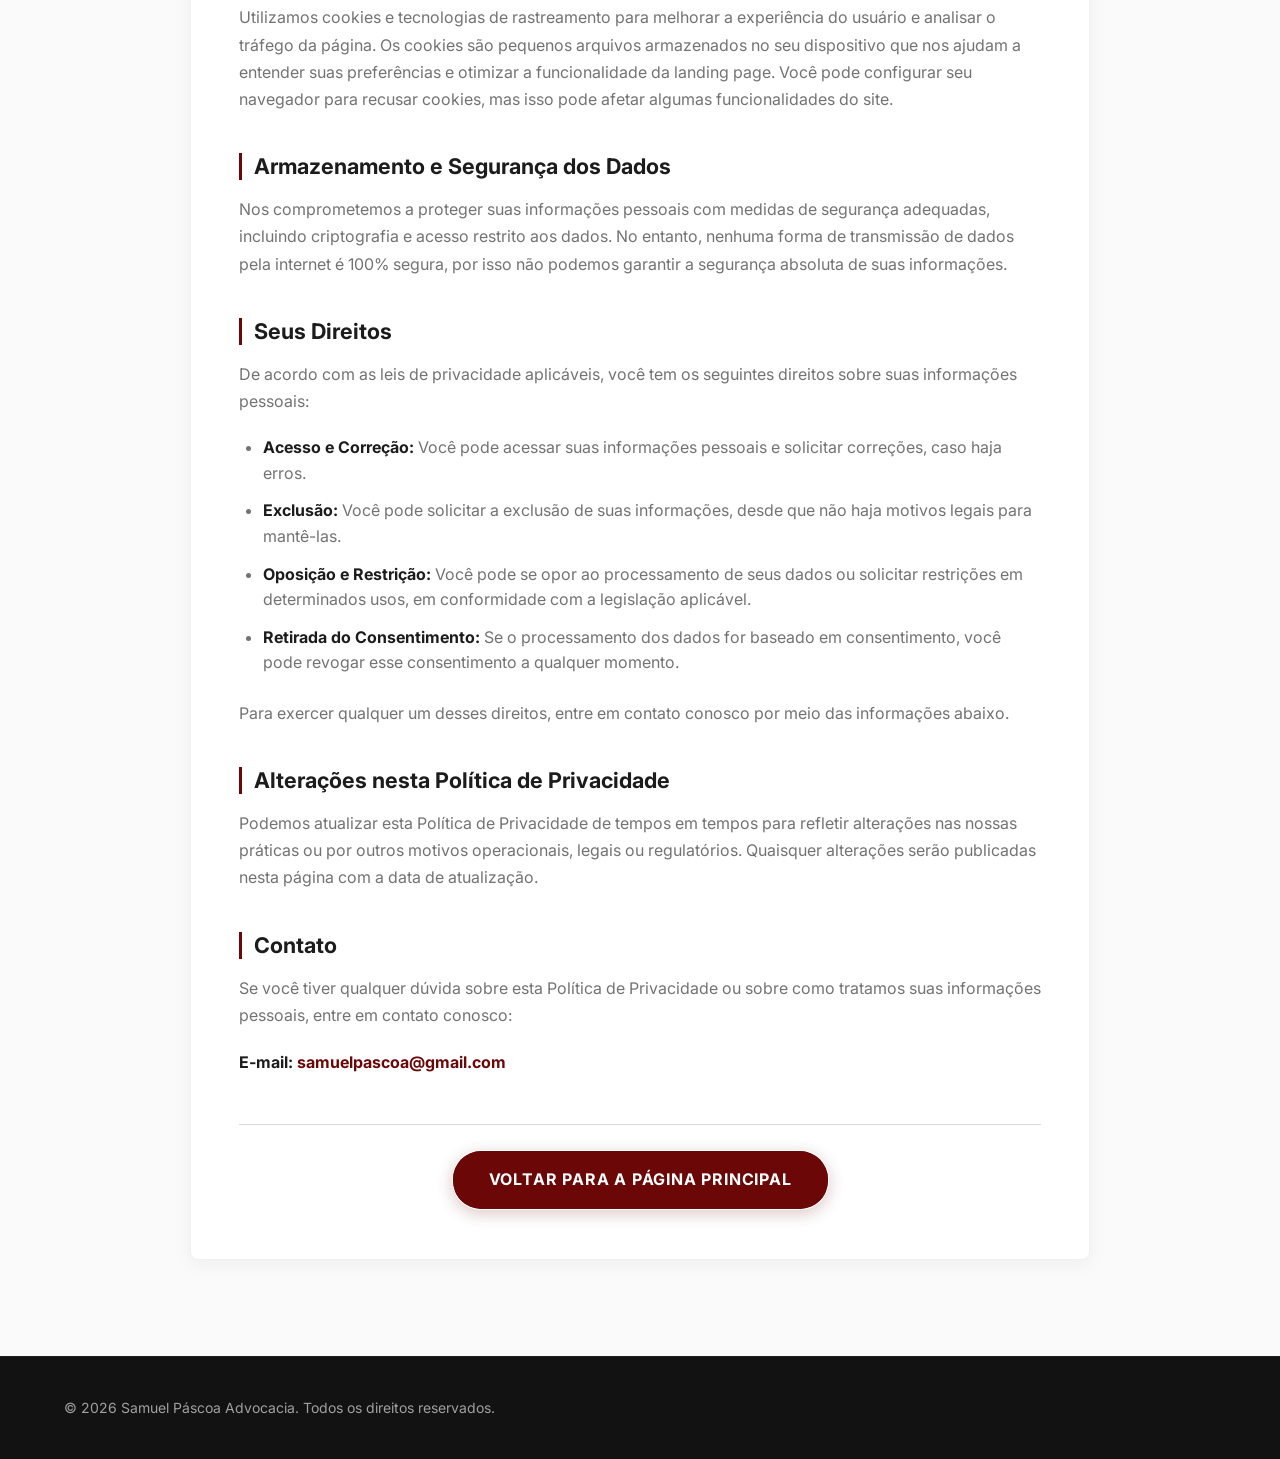
<file: privacidade.html>
<!DOCTYPE html>
<html lang="pt-BR">
<head>
    <meta charset="UTF-8">
    <meta name="viewport" content="width=device-width, initial-scale=1.0">
    <meta name="description" content="Política de Privacidade e Termos de Uso - Samuel Páscoa Advocacia.">
    <title>Política de Privacidade | Samuel Páscoa Advocacia</title>
    
    <!-- Google Fonts - Inter -->
    <link rel="preconnect" href="https://fonts.googleapis.com">
    <link rel="preconnect" href="https://fonts.gstatic.com" crossorigin>
    <link href="https://fonts.googleapis.com/css2?family=Inter:wght@300;400;500;600;700;800&display=swap" rel="stylesheet">
    
    <!-- CSS Stylesheet -->
    <link rel="stylesheet" href="style.css">
</head>
<body class="legal-body">

    <!-- CABEÇALHO / HEADER -->
    <header class="main-header">
        <div class="container header-container">
            <a href="index.html" class="logo">
                <img src="logo.png" alt="Samuel Páscoa Advocacia" class="logo-img">
            </a>
            <a href="index.html" class="header-badge">
                Voltar ao Site Principal
            </a>
        </div>
    </header>

    <!-- CONTEÚDO LEGAL -->
    <main class="legal-page-container">
        <div class="container legal-content-box">
            <h1>Política de Privacidade e Termos de Uso</h1>
            <span class="last-update">Última atualização: 15 de julho de 2026</span>
            
            <div class="section-divider align-left" style="margin: 20px 0 32px 0;"></div>
            
            <p>Sua privacidade é importante para nós. Esta Política de Privacidade descreve como coletamos, usamos, armazenamos e protegemos as informações pessoais que você nos fornece ao acessar nossa landing page e outros serviços relacionados.</p>
            
            <h2>Coleta de Informações</h2>
            <p>Ao visitar nossa landing page e preencher os formulários disponíveis, podemos coletar as seguintes informações pessoais:</p>
            <ul>
                <li><strong>Informações Pessoais Identificáveis:</strong> Nome, endereço de e-mail, telefone e qualquer outro dado que você nos forneça diretamente.</li>
                <li><strong>Dados de Navegação:</strong> Informações sobre sua navegação em nosso site, como endereços IP, cookies, páginas visitadas, tempo de permanência, etc.</li>
                <li><strong>Informações de Pagamento (se aplicável):</strong> Dados de pagamento podem ser coletados caso a landing page envolva transações comerciais.</li>
            </ul>
            <p>Esses dados são coletados por meio de formulários e cookies para oferecer uma melhor experiência ao usuário e para comunicação direta.</p>
            
            <h2>Uso das Informações</h2>
            <p>As informações coletadas podem ser utilizadas para os seguintes fins:</p>
            <ul>
                <li><strong>Melhorar a experiência do usuário:</strong> Personalizar o conteúdo da landing page e fornecer materiais relevantes.</li>
                <li><strong>Comunicação:</strong> Enviar atualizações, ofertas, newsletters e outros conteúdos relacionados ao seu interesse.</li>
                <li><strong>Análise de dados:</strong> Analisar o tráfego do site, melhorar o desempenho da página e otimizar nossas ofertas.</li>
                <li><strong>Realização de transações (se aplicável):</strong> Processar compras e pagamentos, bem como fornecer suporte ao cliente.</li>
            </ul>
            
            <h2>Compartilhamento de Informações</h2>
            <p>Nós não venderemos, alugaremos ou compartilharemos suas informações pessoais com terceiros, exceto nas seguintes circunstâncias:</p>
            <ul>
                <li><strong>Parceiros de negócios e fornecedores de serviços:</strong> Podemos compartilhar informações com empresas que prestam serviços em nosso nome, como provedores de hospedagem e ferramentas de análise.</li>
                <li><strong>Cumprimento de obrigações legais:</strong> Podemos compartilhar dados se exigido por lei ou para responder a processos legais, como ordens judiciais ou solicitações de autoridades competentes.</li>
                <li><strong>Transferência de ativos:</strong> Em caso de fusão, venda ou reorganização, suas informações poderão ser transferidas para a nova entidade.</li>
            </ul>
            
            <h2>Cookies e Tecnologias de Rastreamento</h2>
            <p>Utilizamos cookies e tecnologias de rastreamento para melhorar a experiência do usuário e analisar o tráfego da página. Os cookies são pequenos arquivos armazenados no seu dispositivo que nos ajudam a entender suas preferências e otimizar a funcionalidade da landing page. Você pode configurar seu navegador para recusar cookies, mas isso pode afetar algumas funcionalidades do site.</p>
            
            <h2>Armazenamento e Segurança dos Dados</h2>
            <p>Nos comprometemos a proteger suas informações pessoais com medidas de segurança adequadas, incluindo criptografia e acesso restrito aos dados. No entanto, nenhuma forma de transmissão de dados pela internet é 100% segura, por isso não podemos garantir a segurança absoluta de suas informações.</p>
            
            <h2>Seus Direitos</h2>
            <p>De acordo com as leis de privacidade aplicáveis, você tem os seguintes direitos sobre suas informações pessoais:</p>
            <ul>
                <li><strong>Acesso e Correção:</strong> Você pode acessar suas informações pessoais e solicitar correções, caso haja erros.</li>
                <li><strong>Exclusão:</strong> Você pode solicitar a exclusão de suas informações, desde que não haja motivos legais para mantê-las.</li>
                <li><strong>Oposição e Restrição:</strong> Você pode se opor ao processamento de seus dados ou solicitar restrições em determinados usos, em conformidade com a legislação aplicável.</li>
                <li><strong>Retirada do Consentimento:</strong> Se o processamento dos dados for baseado em consentimento, você pode revogar esse consentimento a qualquer momento.</li>
            </ul>
            <p>Para exercer qualquer um desses direitos, entre em contato conosco por meio das informações abaixo.</p>
            
            <h2>Alterações nesta Política de Privacidade</h2>
            <p>Podemos atualizar esta Política de Privacidade de tempos em tempos para refletir alterações nas nossas práticas ou por outros motivos operacionais, legais ou regulatórios. Quaisquer alterações serão publicadas nesta página com a data de atualização.</p>
            
            <h2>Contato</h2>
            <p>Se você tiver qualquer dúvida sobre esta Política de Privacidade ou sobre como tratamos suas informações pessoais, entre em contato conosco:</p>
            <p style="margin-bottom: 40px;"><strong>E-mail:</strong> <a href="mailto:samuelpascoa@gmail.com" style="color: var(--primary-color); font-weight: 700;">samuelpascoa@gmail.com</a></p>
            
            <div class="legal-cta-wrapper">
                <a href="index.html" class="btn btn-primary shiner">Voltar para a Página Principal</a>
            </div>
        </div>
    </main>

    <!-- FOOTER -->
    <footer class="main-footer">
        <div class="container footer-container">
            <p class="copyright">&copy; 2026 Samuel Páscoa Advocacia. Todos os direitos reservados.</p>
        </div>
    </footer>

</body>
</html>
</file>
<file: style.css>
/* 
   SAMUEL PÁSCOA ADVOCACIA - LANDING PAGE STYLE SHEET
   Visual Identity: Premium, Trustworthy, Urgency-optimized (CRO)
   Design System: Custom CSS variables, responsive grids, CSS animations
*/

/* -----------------------------------------
   1. DESIGN TOKENS & VARIABLES
----------------------------------------- */
:root {
    /* Colors */
    --primary-color: #6B0707;       /* Vermelho Bordô (CTAs / Destaques) */
    --primary-hover: #520505;       /* Bordô mais escuro para hover */
    --text-primary: #1C1C1C;        /* Cinza escuro para títulos e textos principais */
    --text-secondary: #737373;      /* Cinza médio para textos secundários */
    --bg-light: #FAFAFA;            /* Off-white de fundo principal */
    --bg-white: #FFFFFF;            /* Branco puro para cards/seções alternadas */
    --bg-dark: #121212;             /* Fundo escuro para Hero/Header/Footer */
    --border-color: #D9D9D9;        /* Cinza claro para divisórias e bordas */
    --accent-glow: rgba(255, 255, 255, 0.85); /* Cor do feixe de brilho do Shiner */
    --whatsapp-color: #25D366;      /* Verde WhatsApp */
    --whatsapp-hover: #20BA5A;

    /* Fonts */
    --font-family: 'Inter', sans-serif;
    
    /* Spacings & Layout */
    --container-max-width: 1200px;
    --transition-smooth: all 0.3s cubic-bezier(0.25, 0.8, 0.25, 1);
    --border-radius: 8px;
    --box-shadow: 0 4px 20px rgba(0, 0, 0, 0.05);
    --box-shadow-hover: 0 10px 30px rgba(107, 7, 7, 0.08);
}

/* -----------------------------------------
   2. RESET & BASE STYLES
----------------------------------------- */
*, *::before, *::after {
    box-sizing: border-box;
    margin: 0;
    padding: 0;
}

html {
    scroll-behavior: smooth;
    font-size: 16px;
    -webkit-font-smoothing: antialiased;
}

body {
    font-family: var(--font-family);
    background-color: var(--bg-light);
    color: var(--text-primary);
    line-height: 1.6;
    overflow-x: hidden;
}

img, svg {
    max-width: 100%;
    height: auto;
    display: block;
}

a {
    text-decoration: none;
    color: inherit;
    transition: var(--transition-smooth);
}

button {
    font-family: inherit;
    cursor: pointer;
    border: none;
    background: none;
    outline: none;
}

/* -----------------------------------------
   3. TYPOGRAPHY & SECTIONS
----------------------------------------- */
h1, h2, h3, h4 {
    font-weight: 700;
    line-height: 1.25;
    color: var(--text-primary);
}

/* Base Container */
.container {
    width: 100%;
    max-width: var(--container-max-width);
    margin: 0 auto;
    padding: 0 24px;
}

/* Section Header Utility */
.section-header {
    text-align: center;
    max-width: 800px;
    margin: 0 auto 56px auto;
}

.section-tagline {
    font-size: 0.875rem;
    font-weight: 700;
    text-transform: uppercase;
    letter-spacing: 0.1em;
    color: var(--primary-color);
    margin-bottom: 12px;
    display: inline-block;
}

.section-tagline.align-left {
    text-align: left;
    display: block;
}

.section-title {
    font-size: 2rem;
    font-weight: 800;
    color: var(--text-primary);
    margin-bottom: 20px;
}

.section-title.align-left {
    text-align: left;
    font-size: 2.25rem;
}

.section-divider {
    width: 60px;
    height: 4px;
    background-color: var(--primary-color);
    margin: 0 auto 24px auto;
    border-radius: 2px;
}

.section-subtitle {
    font-size: 1.125rem;
    color: var(--text-secondary);
    font-weight: 400;
}

/* -----------------------------------------
   4. BUTTONS & CTA ANIMATIONS (CRO SPECIALTY)
----------------------------------------- */
.btn {
    display: inline-flex;
    align-items: center;
    justify-content: center;
    padding: 16px 36px;
    font-size: 1rem;
    font-weight: 700;
    text-transform: uppercase;
    letter-spacing: 0.05em;
    border-radius: 30px;
    transition: var(--transition-smooth);
    border: none;
    box-shadow: 0 4px 15px rgba(107, 7, 7, 0.2);
}

.btn-primary {
    background-color: var(--primary-color);
    color: var(--bg-white);
}

.btn-primary:hover {
    background-color: var(--primary-hover);
    transform: translateY(-2px);
    box-shadow: 0 6px 20px rgba(107, 7, 7, 0.3);
}

/* SHINER EFFECT: Glowing rotating border beam + diagonal shine sweep */
.btn-primary.shiner {
    position: relative;
    z-index: 1;
    overflow: hidden;
    /* Extra padding to accommodate the border beam effect if needed */
    border: 2px solid transparent;
    background-clip: padding-box;
}

/* Border beam element */
.btn-primary.shiner::before {
    content: '';
    position: absolute;
    top: -50%;
    left: -50%;
    width: 200%;
    height: 200%;
    background: conic-gradient(
        from 0deg,
        transparent 0%,
        transparent 35%,
        var(--accent-glow) 50%,
        transparent 65%,
        transparent 100%
    );
    animation: rotateGlow 4s linear infinite;
    z-index: -2;
}

/* Inner masking to maintain button color and shape */
.btn-primary.shiner::after {
    content: '';
    position: absolute;
    inset: 0px;
    background-color: var(--primary-color);
    border-radius: 28px; /* Slightly smaller than outer button border-radius */
    z-index: -1;
    transition: var(--transition-smooth);
}

.btn-primary.shiner:hover::after {
    background-color: var(--primary-hover);
}

/* Diagonal reflection sweep (double shiner effect for maximum CRO punch) */
@keyframes rotateGlow {
    0% {
        transform: rotate(0deg);
    }
    100% {
        transform: rotate(360deg);
    }
}

/* -----------------------------------------
   5. HEADER / NAVIGATION
----------------------------------------- */
.main-header {
    background-color: var(--primary-color);
    border-bottom: 1px solid rgba(255, 255, 255, 0.1);
    position: sticky;
    top: 0;
    z-index: 100;
    padding: 16px 0;
    box-shadow: 0 4px 20px rgba(0, 0, 0, 0.15);
}

.header-container {
    display: flex;
    justify-content: space-between;
    align-items: center;
}

.logo {
    display: flex;
    align-items: center;
}

.logo-img {
    height: 46px;
    width: auto;
}

.header-badge {
    background-color: var(--bg-white);
    border: 1px solid var(--bg-white);
    padding: 8px 16px;
    border-radius: 20px;
    font-size: 0.875rem;
    font-weight: 700;
    color: var(--primary-color);
    display: flex;
    align-items: center;
    gap: 8px;
    box-shadow: 0 4px 12px rgba(0, 0, 0, 0.15);
    transition: var(--transition-smooth);
}

.header-badge:hover {
    transform: translateY(-2px);
    box-shadow: 0 6px 16px rgba(0, 0, 0, 0.2);
}

.pulse-dot {
    width: 8px;
    height: 8px;
    background-color: #25D366;
    border-radius: 50%;
    display: inline-block;
    animation: pulse 1.5s infinite;
}

@keyframes pulse {
    0% {
        transform: scale(0.9);
        box-shadow: 0 0 0 0 rgba(37, 211, 102, 0.7);
    }
    70% {
        transform: scale(1);
        box-shadow: 0 0 0 8px rgba(37, 211, 102, 0);
    }
    100% {
        transform: scale(0.9);
        box-shadow: 0 0 0 0 rgba(37, 211, 102, 0);
    }
}

/* -----------------------------------------
   6. DOBRA 1 — HERO
----------------------------------------- */
.hero-section {
    position: relative;
    background-image: url('hero_background.png');
    background-size: cover;
    background-position: center;
    background-repeat: no-repeat;
    color: var(--bg-white);
    padding: 120px 0 100px 0;
    min-height: 85vh;
    display: flex;
    align-items: center;
    overflow: hidden;
}

.hero-overlay {
    position: absolute;
    inset: 0;
    background: linear-gradient(135deg, rgba(18, 18, 18, 0.95) 0%, rgba(18, 18, 18, 0.85) 60%, rgba(107, 7, 7, 0.4) 100%);
    z-index: 1;
}

.hero-container {
    position: relative;
    z-index: 2;
}

.hero-content {
    max-width: 720px;
}

.hero-logo {
    margin-bottom: 24px;
    display: flex;
    justify-content: flex-start;
}

.hero-logo-img {
    height: 90px;
    width: auto;
    filter: drop-shadow(0 4px 10px rgba(0, 0, 0, 0.3));
}

.location-badge {
    background-color: var(--primary-color);
    color: var(--bg-white);
    padding: 8px 16px;
    border-radius: 20px;
    font-size: 0.875rem;
    font-weight: 700;
    letter-spacing: 0.05em;
    display: inline-flex;
    align-items: center;
    gap: 8px;
    margin-bottom: 24px;
    border: 1px solid rgba(255, 255, 255, 0.2);
}

.hero-title {
    font-size: 2.875rem;
    font-weight: 800;
    color: var(--bg-white);
    margin-bottom: 24px;
    line-height: 1.2;
}

.hero-description {
    font-size: 1.125rem;
    line-height: 1.7;
    color: rgba(255, 255, 255, 0.9);
    margin-bottom: 40px;
    font-weight: 300;
}

.hero-cta-wrapper {
    display: flex;
    flex-direction: column;
    align-items: flex-start;
    gap: 12px;
}

.cta-subtext {
    font-size: 0.875rem;
    color: rgba(255, 255, 255, 0.7);
    margin-left: 4px;
}

/* -----------------------------------------
   7. DOBRA 2 — SERVIÇOS
----------------------------------------- */
.services-section {
    padding: 96px 0;
    background-color: var(--bg-white);
}

.services-grid {
    display: grid;
    grid-template-columns: repeat(4, 1fr);
    gap: 24px;
    margin-bottom: 56px;
}

.service-card {
    background-color: var(--bg-light);
    border: 1px solid rgba(0, 0, 0, 0.06);
    border-radius: var(--border-radius);
    padding: 32px 24px;
    transition: var(--transition-smooth);
    display: flex;
    flex-direction: column;
    align-items: center;
    text-align: center;
}

.service-card:hover {
    transform: translateY(-6px);
    border-color: var(--primary-color);
    background-color: var(--bg-white);
    box-shadow: var(--box-shadow-hover);
}

.service-icon-wrapper {
    background-color: rgba(107, 7, 7, 0.08);
    color: var(--primary-color);
    width: 48px;
    height: 48px;
    border-radius: 6px;
    display: flex;
    align-items: center;
    justify-content: center;
    margin-bottom: 20px;
    transition: var(--transition-smooth);
}

.service-card:hover .service-icon-wrapper {
    background-color: var(--primary-color);
    color: var(--bg-white);
}

.service-card-title {
    font-size: 1.125rem;
    font-weight: 700;
    margin-bottom: 12px;
    color: var(--text-primary);
}

.service-card-text {
    font-size: 0.9375rem;
    color: var(--text-secondary);
    line-height: 1.5;
}

.services-cta {
    text-align: center;
}

/* -----------------------------------------
   8. DOBRA 3 — SOBRE O ESCRITÓRIO
----------------------------------------- */
.about-section {
    padding: 96px 0;
    background-color: var(--bg-light);
    border-top: 1px solid var(--border-color);
    border-bottom: 1px solid var(--border-color);
}

.about-container {
    display: grid;
    grid-template-columns: 1fr 1.2fr;
    gap: 64px;
    align-items: center;
}

.about-image-wrapper {
    position: relative;
    padding-bottom: 20px;
}

.about-decor-border {
    position: absolute;
    inset: 20px -20px -20px 20px;
    border: 3px solid var(--primary-color);
    border-radius: var(--border-radius);
    z-index: 1;
}

.about-lawyer-card {
    position: relative;
    z-index: 2;
    background: linear-gradient(135deg, #1C1C1C 0%, #121212 100%);
    color: var(--bg-white);
    border-radius: var(--border-radius);
    border: 1px solid rgba(255, 255, 255, 0.1);
    box-shadow: 0 20px 40px rgba(0, 0, 0, 0.15);
    overflow: hidden;
    display: flex;
    flex-direction: column;
}

.about-lawyer-img-wrapper {
    width: 100%;
    height: 380px;
    overflow: hidden;
    position: relative;
}

.about-lawyer-img {
    width: 100%;
    height: 100%;
    object-fit: cover;
    object-position: center top;
    transition: var(--transition-smooth);
}

.about-lawyer-card:hover .about-lawyer-img {
    transform: scale(1.03);
}

.about-lawyer-info {
    padding: 30px 24px;
    text-align: center;
    display: flex;
    flex-direction: column;
    align-items: center;
    background-color: rgba(28, 28, 28, 0.95);
    border-top: 1px solid rgba(255, 255, 255, 0.05);
}

.lawyer-name {
    font-size: 1.5rem;
    font-weight: 800;
    letter-spacing: 0.02em;
    margin-bottom: 6px;
    color: var(--bg-white);
}

.lawyer-title {
    font-size: 0.875rem;
    color: var(--border-color);
    font-weight: 500;
    letter-spacing: 0.1em;
    text-transform: uppercase;
    margin-bottom: 16px;
}

.lawyer-badge-year {
    background-color: var(--primary-color);
    color: var(--bg-white);
    padding: 8px 20px;
    border-radius: 20px;
    font-size: 0.875rem;
    font-weight: 700;
    box-shadow: 0 4px 10px rgba(107, 7, 7, 0.3);
}

.about-content {
    display: flex;
    flex-direction: column;
    gap: 20px;
}

.about-text-lead {
    font-size: 1.25rem;
    font-weight: 600;
    color: var(--text-primary);
    line-height: 1.5;
}

.about-text {
    font-size: 1rem;
    color: var(--text-secondary);
}

.about-highlight-box {
    background-color: var(--bg-white);
    border-left: 4px solid var(--primary-color);
    padding: 24px;
    border-radius: 0 var(--border-radius) var(--border-radius) 0;
    box-shadow: var(--box-shadow);
}

.about-highlight-box h4 {
    font-size: 1.125rem;
    font-weight: 700;
    margin-bottom: 8px;
    color: var(--primary-color);
}

.about-highlight-box p {
    font-size: 0.9375rem;
    color: var(--text-secondary);
    margin: 0;
}

.about-cta-wrapper {
    margin-top: 12px;
}

/* -----------------------------------------
   9. DOBRA 4 — DIFERENCIAIS
----------------------------------------- */
.diferenciais-section {
    padding: 96px 0;
    background-color: var(--bg-white);
}

.diferenciais-list {
    display: flex;
    flex-direction: column;
    gap: 20px;
    max-width: 900px;
    margin: 0 auto 56px auto;
}

.diferencial-item {
    display: flex;
    gap: 32px;
    padding: 32px;
    background-color: var(--bg-light);
    border: 1px solid rgba(0, 0, 0, 0.05);
    border-radius: var(--border-radius);
    transition: var(--transition-smooth);
}

.diferencial-item:hover {
    border-color: var(--primary-color);
    transform: translateX(6px);
    box-shadow: var(--box-shadow-hover);
}

.dif-num {
    font-size: 2.25rem;
    font-weight: 800;
    color: var(--primary-color);
    line-height: 1;
    opacity: 0.8;
}

.dif-content h3 {
    font-size: 1.25rem;
    font-weight: 700;
    margin-bottom: 8px;
}

.dif-content p {
    font-size: 0.9375rem;
    color: var(--text-secondary);
    margin: 0;
}

.diferenciais-cta {
    text-align: center;
}

/* -----------------------------------------
   10. DOBRA 5 — PROVA SOCIAL
----------------------------------------- */
.social-proof-section {
    padding: 96px 0;
    background-color: var(--bg-light);
    border-top: 1px solid var(--border-color);
    border-bottom: 1px solid var(--border-color);
}

.reviews-grid {
    display: grid;
    grid-template-columns: repeat(3, 1fr);
    gap: 24px;
}

.review-card {
    background-color: var(--bg-white);
    border: 1px solid rgba(0, 0, 0, 0.05);
    border-radius: var(--border-radius);
    padding: 32px;
    box-shadow: var(--box-shadow);
    transition: var(--transition-smooth);
}

.review-card:hover {
    transform: translateY(-4px);
    box-shadow: 0 10px 25px rgba(0, 0, 0, 0.08);
}

.review-header {
    display: flex;
    align-items: center;
    gap: 16px;
    margin-bottom: 16px;
    position: relative;
}

.review-avatar {
    width: 44px;
    height: 44px;
    border-radius: 50%;
    background-color: #6B0707;
    color: var(--bg-white);
    font-weight: 700;
    display: flex;
    align-items: center;
    justify-content: center;
    font-size: 1.125rem;
}

.review-avatar-neutral {
    width: 44px;
    height: 44px;
    border-radius: 50%;
    background-color: #1c1c1c;
    color: var(--bg-white);
    font-weight: 700;
    display: flex;
    align-items: center;
    justify-content: center;
    font-size: 0.75rem;
    letter-spacing: 1px;
}

.review-info, .review-info-neutral {
    display: flex;
    flex-direction: column;
}

.review-author {
    font-size: 0.9375rem;
    font-weight: 700;
    color: var(--text-primary);
}

.review-date {
    font-size: 0.75rem;
    color: var(--text-secondary);
}

.google-icon-wrapper {
    position: absolute;
    top: 0;
    right: 0;
}

.review-stars {
    color: #F1C40F;
    font-size: 1.125rem;
    margin-bottom: 12px;
}

.review-text {
    font-size: 0.9375rem;
    color: var(--text-secondary);
    line-height: 1.6;
}

/* -----------------------------------------
   11. DOBRA 6 — FAQ (PERGUNTAS FREQUENTES)
----------------------------------------- */
.faq-section {
    padding: 96px 0;
    background-color: var(--bg-white);
}

.faq-accordion {
    max-width: 800px;
    margin: 0 auto 56px auto;
    display: flex;
    flex-direction: column;
    gap: 16px;
}

.faq-item {
    border: 1px solid rgba(0, 0, 0, 0.08);
    border-radius: var(--border-radius);
    background-color: var(--bg-light);
    overflow: hidden;
    transition: var(--transition-smooth);
}

.faq-question {
    width: 100%;
    padding: 24px;
    display: flex;
    justify-content: space-between;
    align-items: center;
    font-size: 1.125rem;
    font-weight: 700;
    color: var(--text-primary);
    text-align: left;
    transition: var(--transition-smooth);
}

.faq-question:hover {
    color: var(--primary-color);
}

.faq-icon {
    font-size: 1.5rem;
    font-weight: 400;
    color: var(--primary-color);
    transition: transform 0.3s ease;
}

.faq-answer {
    max-height: 0;
    overflow: hidden;
    transition: max-height 0.4s cubic-bezier(0, 1, 0, 1), padding 0.3s ease;
    padding: 0 24px;
}

.faq-answer p {
    font-size: 0.9375rem;
    color: var(--text-secondary);
    line-height: 1.6;
    padding-bottom: 24px;
}

/* Active State */
.faq-item.active {
    border-color: var(--primary-color);
    background-color: var(--bg-white);
    box-shadow: var(--box-shadow);
}

.faq-item.active .faq-question {
    color: var(--primary-color);
}

.faq-item.active .faq-icon {
    transform: rotate(45deg);
}

.faq-item.active .faq-answer {
    max-height: 1000px; /* Large enough to fit any answer */
    transition: max-height 0.4s cubic-bezier(1, 0, 1, 0);
}

.faq-cta {
    text-align: center;
}

/* -----------------------------------------
   12. DOBRA 7 — CONTATO E LOCALIZAÇÃO
----------------------------------------- */
.contact-section {
    padding: 96px 0;
    background-color: var(--bg-light);
    border-top: 1px solid var(--border-color);
}

.contact-container {
    display: grid;
    grid-template-columns: 1.1fr 1fr;
    gap: 64px;
    align-items: center;
}

.contact-subtitle {
    font-size: 1.125rem;
    color: var(--text-secondary);
    margin-bottom: 40px;
}

.contact-details {
    display: flex;
    flex-direction: column;
    gap: 24px;
}

.contact-detail-item {
    display: flex;
    align-items: center;
    gap: 20px;
}

.contact-icon {
    width: 52px;
    height: 52px;
    border-radius: 50%;
    background-color: rgba(107, 7, 7, 0.08);
    color: var(--primary-color);
    display: flex;
    align-items: center;
    justify-content: center;
    flex-shrink: 0;
}

.contact-text {
    font-size: 1rem;
    color: var(--text-primary);
}

.contact-text strong {
    display: block;
    font-size: 0.875rem;
    color: var(--text-secondary);
    text-transform: uppercase;
    letter-spacing: 0.05em;
    margin-bottom: 2px;
}

.contact-text a {
    font-weight: 700;
    color: var(--text-primary);
}

.contact-text a:hover {
    color: var(--primary-color);
}

.contact-map {
    height: 380px;
    border-radius: var(--border-radius);
    overflow: hidden;
    border: 1px solid var(--border-color);
    box-shadow: var(--box-shadow);
}

.map-placeholder {
    width: 100%;
    height: 100%;
}

/* -----------------------------------------
   13. FOOTER
----------------------------------------- */
.main-footer {
    background-color: var(--bg-dark);
    color: rgba(255, 255, 255, 0.6);
    padding: 40px 0;
    border-top: 1px solid rgba(255, 255, 255, 0.05);
}

.footer-container {
    display: flex;
    justify-content: space-between;
    align-items: center;
    font-size: 0.875rem;
}

.footer-links {
    display: flex;
    align-items: center;
    gap: 16px;
}

.footer-links a {
    color: rgba(255, 255, 255, 0.6);
}

.footer-links a:hover {
    color: var(--bg-white);
}

.footer-links .separator {
    opacity: 0.3;
}

/* -----------------------------------------
   14. FLOATING WHATSAPP
----------------------------------------- */
.whatsapp-floating {
    position: fixed;
    bottom: 32px;
    right: 32px;
    background-color: var(--whatsapp-color);
    color: var(--bg-white);
    width: 60px;
    height: 60px;
    border-radius: 50%;
    display: flex;
    align-items: center;
    justify-content: center;
    box-shadow: 0 6px 20px rgba(37, 211, 102, 0.4);
    z-index: 999;
    transition: var(--transition-smooth);
    animation: whatsappPulse 2s infinite;
}

.whatsapp-floating:hover {
    background-color: var(--whatsapp-hover);
    transform: scale(1.1);
    box-shadow: 0 8px 25px rgba(37, 211, 102, 0.5);
}

@keyframes whatsappPulse {
    0% {
        box-shadow: 0 0 0 0 rgba(37, 211, 102, 0.7);
    }
    70% {
        box-shadow: 0 0 0 15px rgba(37, 211, 102, 0);
    }
    100% {
        box-shadow: 0 0 0 0 rgba(37, 211, 102, 0);
    }
}

/* -----------------------------------------
   15. RESPONSIVE DESIGN (BREAKPOINTS)
----------------------------------------- */

/* Tablet & Smaller Desktops */
@media (max-width: 1024px) {
    /* Typo */
    .hero-title {
        font-size: 2.25rem;
    }
    
    /* Layout */
    .services-grid {
        grid-template-columns: repeat(2, 1fr);
    }
    
    .about-container {
        grid-template-columns: 1fr;
        gap: 48px;
    }
    
    .about-image-wrapper {
        max-width: 480px;
        margin: 0 auto;
        width: 100%;
    }
    
    .contact-container {
        grid-template-columns: 1fr;
        gap: 48px;
    }
    
    .reviews-grid {
        grid-template-columns: repeat(2, 1fr);
    }
    
    .review-card:last-child {
        grid-column: span 2;
    }
}

/* Mobile Devices */
@media (max-width: 768px) {
    html {
        font-size: 15px;
    }
    
    .section-title {
        font-size: 1.75rem;
    }
    
    .section-title.align-left {
        font-size: 1.85rem;
    }
    
    /* Hero */
    .hero-section {
        padding: 80px 0 60px 0;
        min-height: auto;
    }
    
    .hero-title {
        font-size: 2rem;
    }
    
    .hero-cta-wrapper {
        width: 100%;
    }
    
    .btn {
        width: 100%;
        padding: 18px 24px;
        font-size: 0.95rem;
    }
    
    .cta-subtext {
        text-align: center;
        width: 100%;
        display: block;
    }
    
    /* Services */
    .services-grid {
        grid-template-columns: 1fr;
        gap: 16px;
    }
    
    /* Diferenciais */
    .diferencial-item {
        gap: 20px;
        padding: 24px;
    }
    
    .dif-num {
        font-size: 1.75rem;
    }
    
    /* Prova Social */
    .reviews-grid {
        grid-template-columns: 1fr;
        gap: 16px;
    }
    
    .review-card:last-child {
        grid-column: span 1;
    }
    
    /* FAQ */
    .faq-question {
        padding: 20px;
        font-size: 1rem;
    }
    
    /* Header & Footer */
    .header-container {
        flex-direction: column;
        gap: 12px;
        text-align: center;
    }
    
    .footer-container {
        flex-direction: column;
        gap: 16px;
        text-align: center;
    }
    
    .whatsapp-floating {
        bottom: 24px;
        right: 24px;
        width: 54px;
        height: 54px;
    }
}

/* -----------------------------------------
   16. LEGAL PAGES STYLING (PRIVACY/TERMS)
----------------------------------------- */
.legal-body {
    background-color: var(--bg-light);
}

.legal-page-container {
    padding: 60px 0 96px 0;
}

.legal-content-box {
    background-color: var(--bg-white);
    border: 1px solid rgba(0, 0, 0, 0.06);
    border-radius: var(--border-radius);
    padding: 48px;
    box-shadow: var(--box-shadow);
    max-width: 900px;
    margin: 0 auto;
}

.legal-content-box h1 {
    font-size: 2.25rem;
    font-weight: 800;
    color: var(--text-primary);
    margin-bottom: 8px;
    line-height: 1.2;
}

.legal-content-box .last-update {
    font-size: 0.875rem;
    color: var(--text-secondary);
    font-weight: 500;
}

.legal-content-box h2 {
    font-size: 1.35rem;
    font-weight: 700;
    color: var(--text-primary);
    margin: 40px 0 16px 0;
    padding-left: 12px;
    border-left: 3px solid var(--primary-color);
}

.legal-content-box p {
    font-size: 1rem;
    color: var(--text-secondary);
    line-height: 1.7;
    margin-bottom: 20px;
}

.legal-content-box ul {
    margin-bottom: 24px;
    padding-left: 24px;
}

.legal-content-box li {
    font-size: 1rem;
    color: var(--text-secondary);
    line-height: 1.6;
    margin-bottom: 12px;
}

.legal-content-box strong {
    color: var(--text-primary);
}

.legal-cta-wrapper {
    margin-top: 48px;
    padding-top: 24px;
    border-top: 1px solid var(--border-color);
    text-align: center;
}

@media (max-width: 768px) {
    .legal-content-box {
        padding: 32px 20px;
    }
    
    .legal-content-box h1 {
        font-size: 1.75rem;
    }
    
    .legal-content-box h2 {
        font-size: 1.2rem;
        margin: 32px 0 12px 0;
    }
}
</file>
